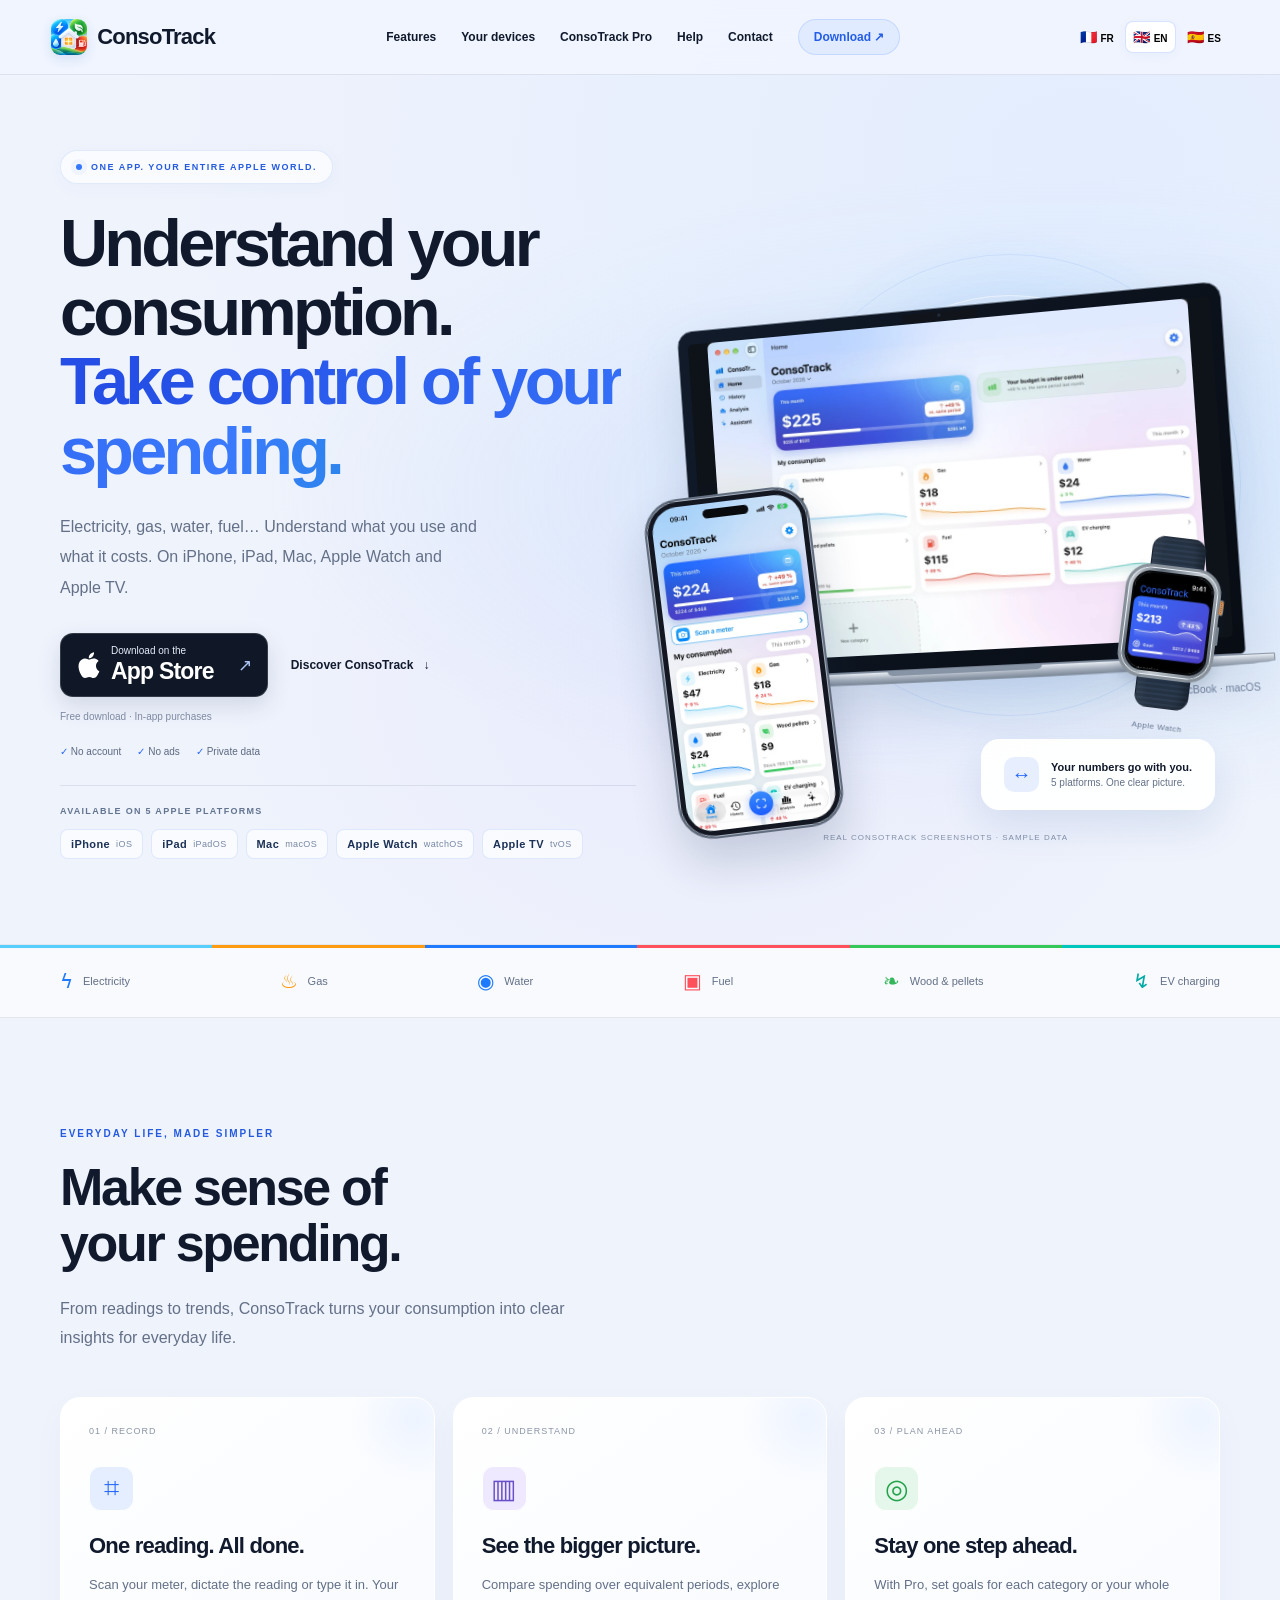
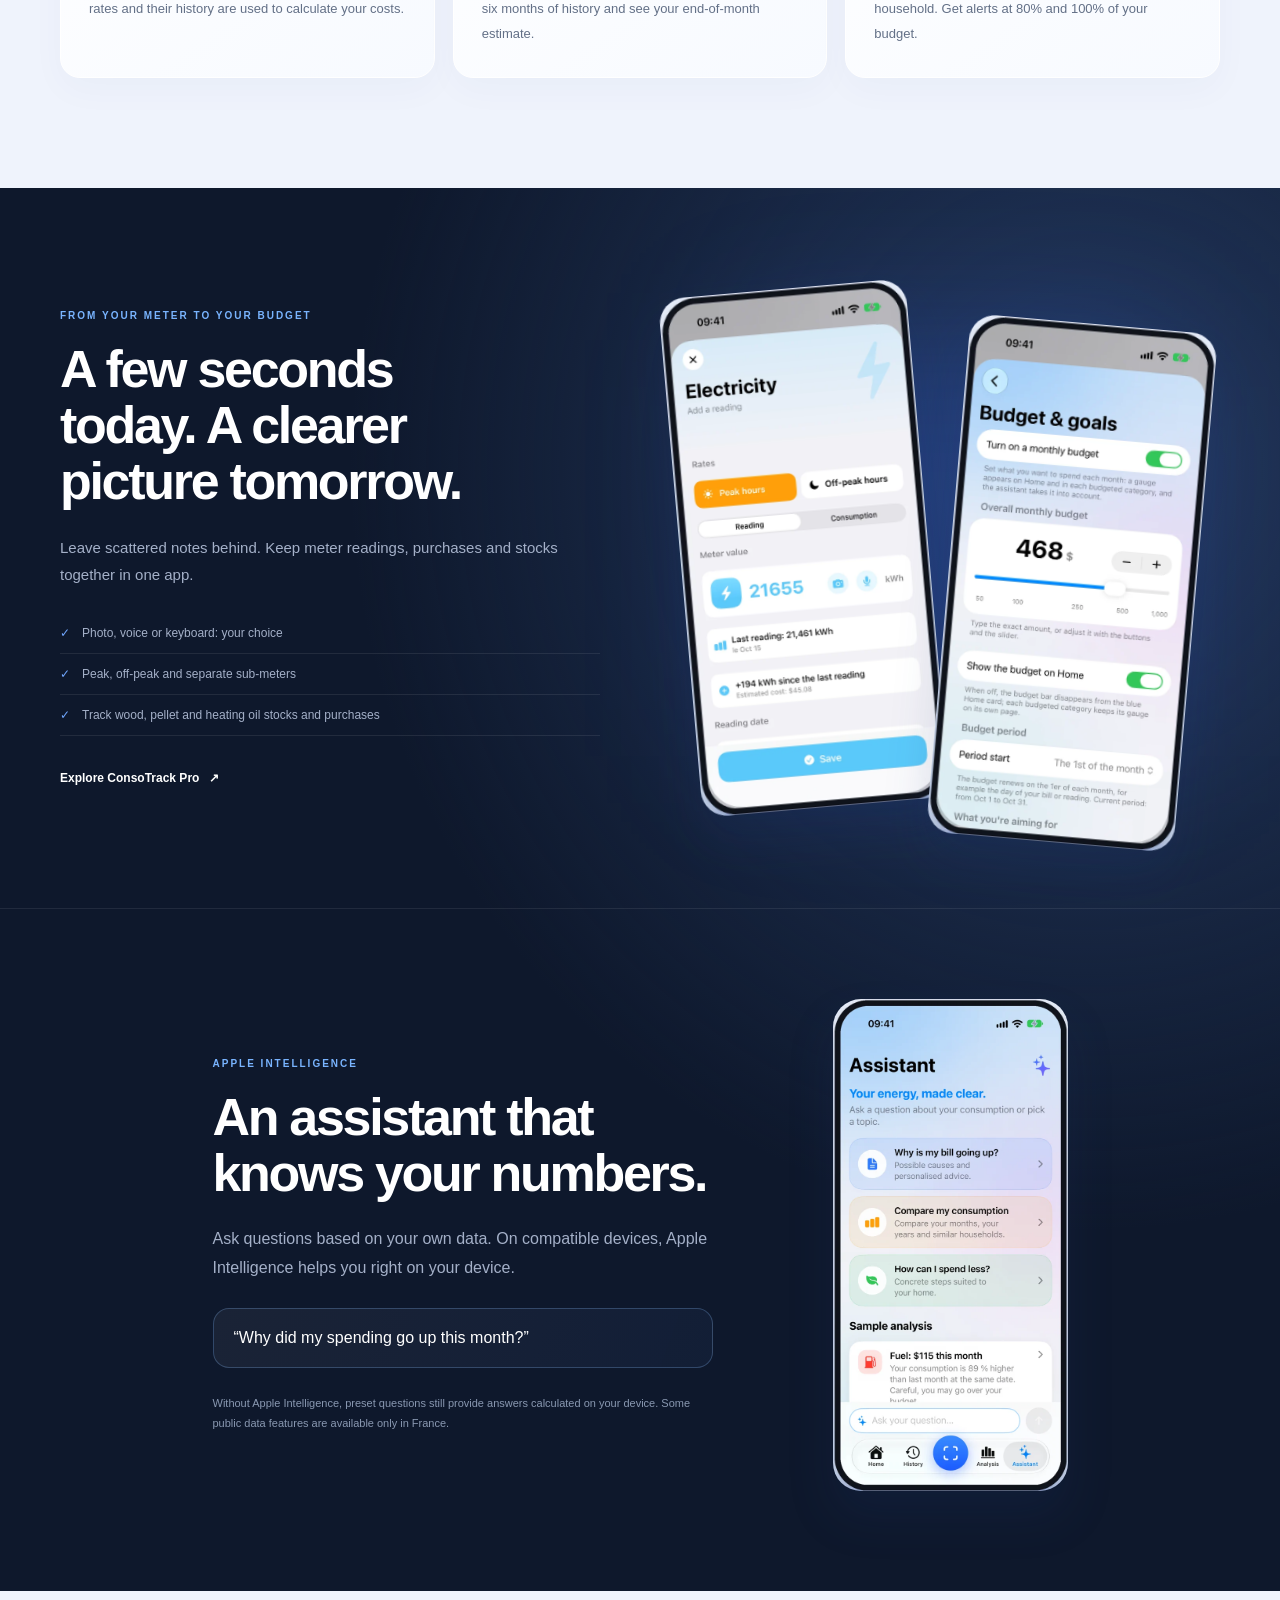
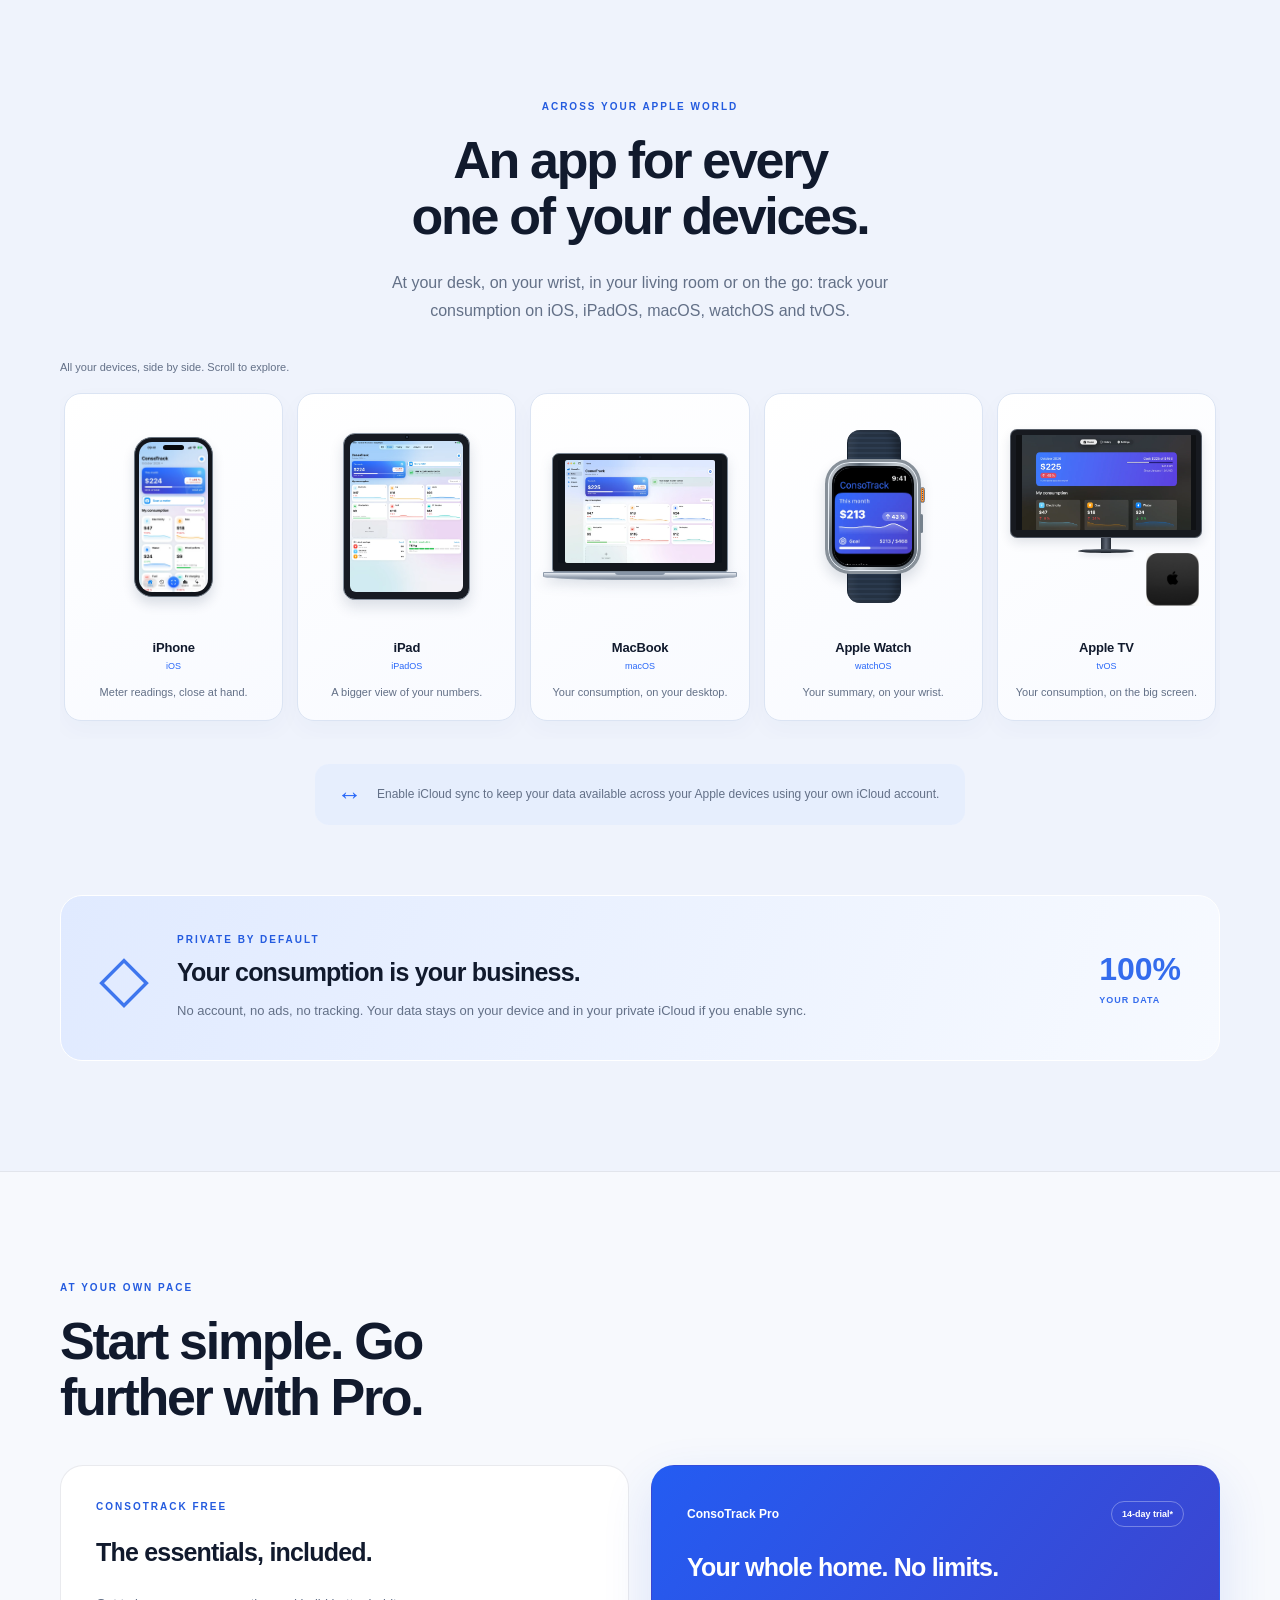
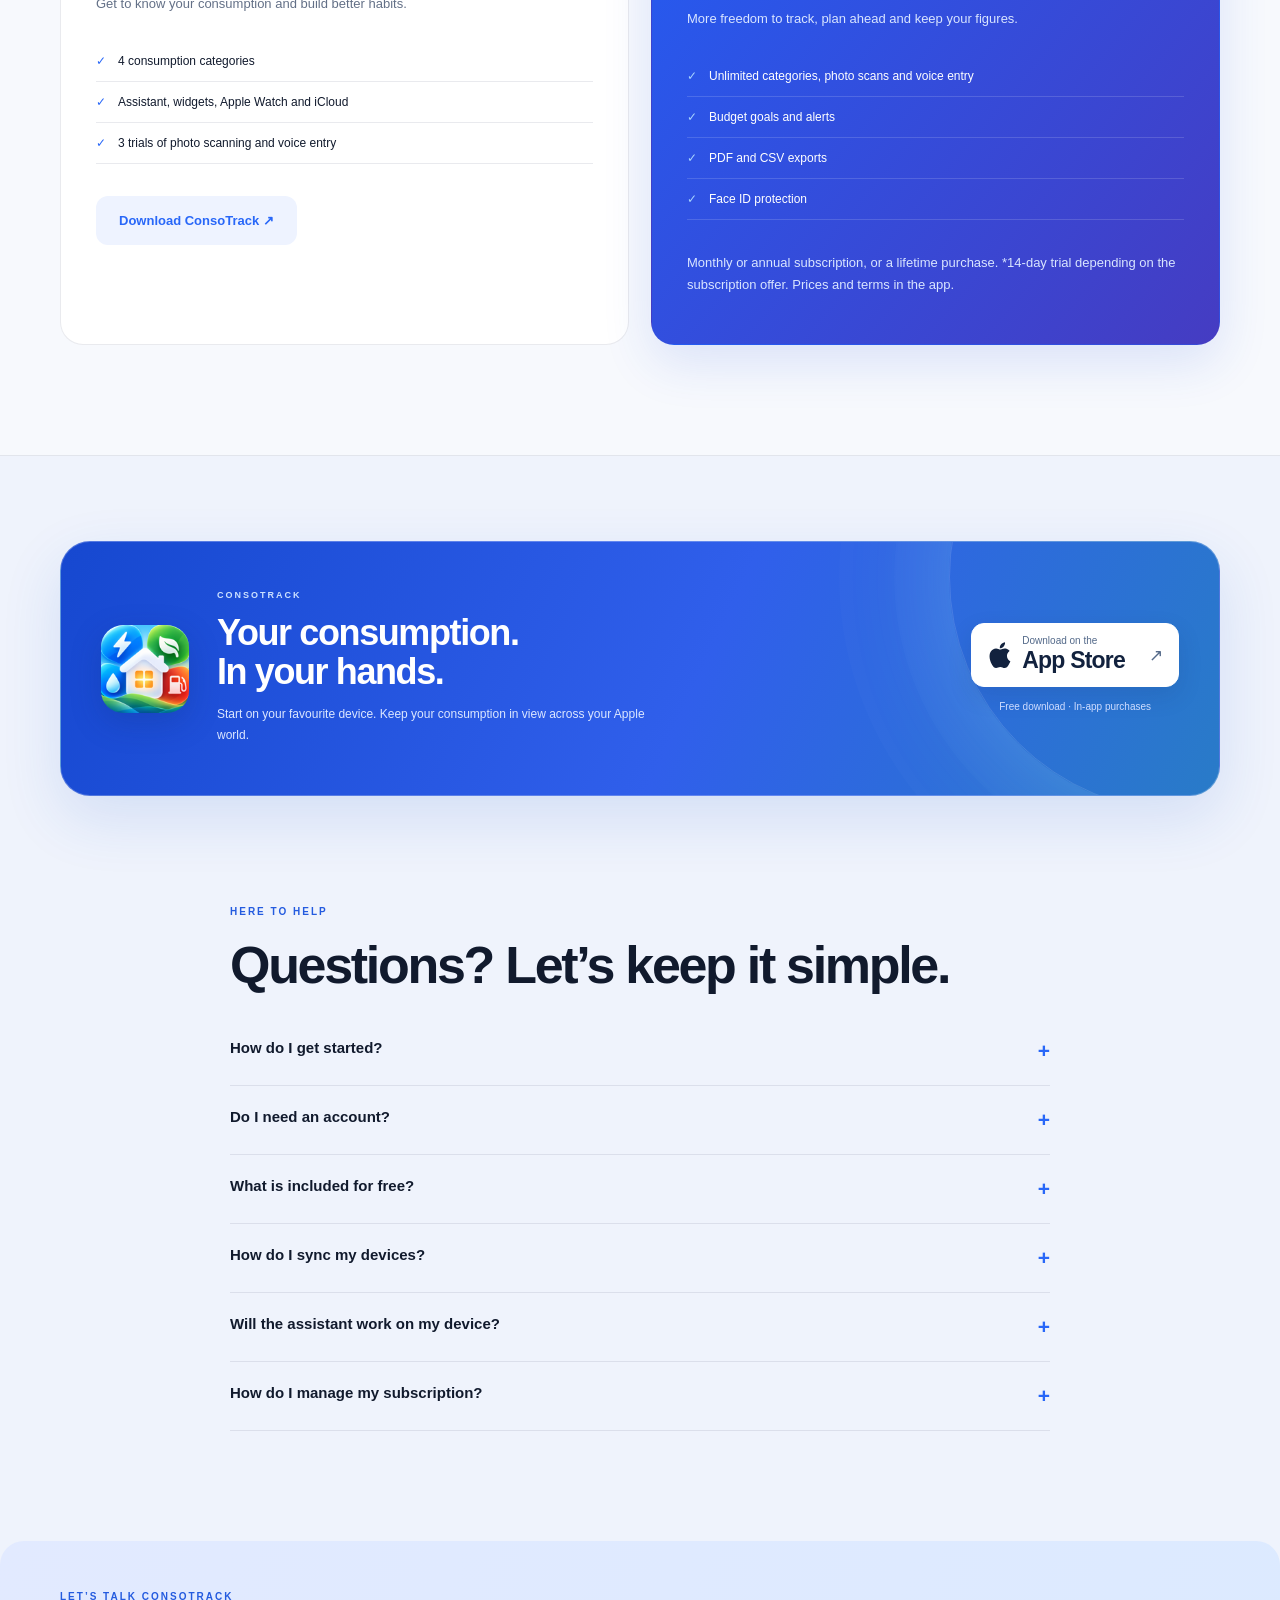
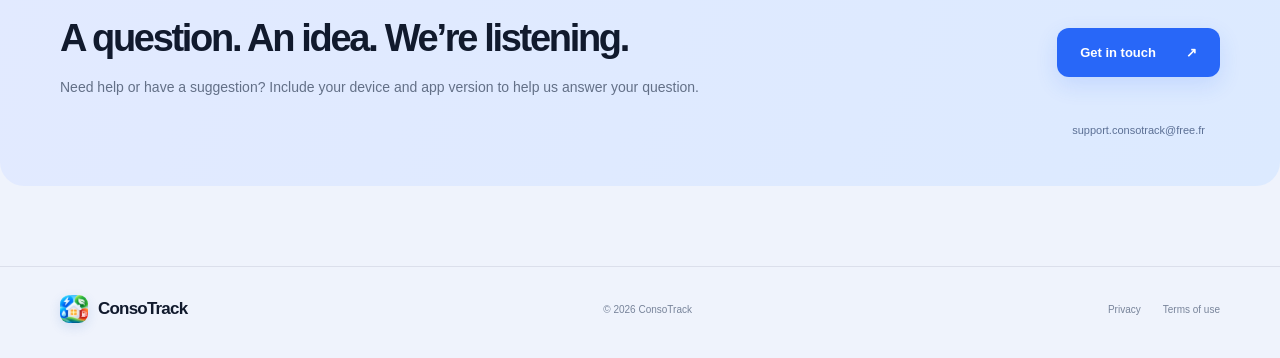
<file: index.html>
<!doctype html><html lang="fr"><head>
<meta name="robots" content="noindex, nofollow, noarchive"><meta charset="utf-8"><meta name="viewport" content="width=device-width,initial-scale=1"><title>ConsoTrack — Comprenez votre consommation. Maîtrisez vos dépenses.</title><meta name="description" content="Suivez votre énergie, votre eau et vos dépenses avec ConsoTrack. Sans compte, sans publicité. Sur iPhone, iPad, Mac, Apple Watch et Apple TV."><meta name="theme-color" content="#eff3fc"><link rel="icon" href="assets/icon.png"><link rel="stylesheet" href="landing.css?v=appstore-wow-20261019"><script src="app.js?v=appstore-wow-20261019" defer></script><meta name="apple-itunes-app" content="app-id=6823652933"><meta property="og:title" content="ConsoTrack : Suivi énergie"><meta property="og:description" content="Comprenez votre consommation. Maîtrisez vos dépenses. Sur tous vos appareils Apple."></head><body>
<header><a class="brand" href="#home"><img src="assets/icon.png" alt="" width="36" height="36">ConsoTrack</a><button class="menu" aria-expanded="false" aria-controls="nav">☰</button><nav id="nav"><a href="#features" data-t="nav1"></a><a href="#devices" data-t="nav2"></a><a href="#pro">ConsoTrack Pro</a><a href="#help" data-t="nav3"></a><a href="#contact" data-t="nav4"></a><a class="nav-download" href="https://apps.apple.com/fr/app/consotrack-suivi-%C3%A9nergie/id6823652933" data-t="download"></a></nav><div class="languages" aria-label="Language"><button data-lang="fr" aria-label="Français">🇫🇷 <span>FR</span></button><button data-lang="en" aria-label="English">🇬🇧 <span>EN</span></button><button data-lang="es" aria-label="Español">🇪🇸 <span>ES</span></button></div></header>
<main><section id="home" class="hero wrap"><div class="hero-copy"><div class="eyebrow"><i></i><span data-t="eyebrow"></span></div><h1><span data-t="title1"></span><br><em data-t="title2"></em></h1><p class="lead" data-t="intro"></p><div class="actions"><a class="store-badge" href="https://apps.apple.com/fr/app/consotrack-suivi-%C3%A9nergie/id6823652933"><svg viewBox="0 0 24 28" width="25" height="30" aria-hidden="true"><path fill="currentColor" d="M19.2 14.8c0-3.1 2.5-4.6 2.6-4.7-1.5-2.1-3.7-2.4-4.5-2.4-1.9-.2-3.7 1.1-4.6 1.1-.9 0-2.4-1.1-4-1.1-2.1 0-4.1 1.3-5.2 3.2-2.2 3.8-.6 9.5 1.5 12.6 1 1.5 2.2 3.1 3.8 3 1.5-.1 2.1-1 4-1s2.4 1 4.1 1c1.7 0 2.8-1.5 3.8-3 1.2-1.7 1.7-3.4 1.7-3.5-.1 0-3.2-1.2-3.2-5.2ZM16 5.8c.9-1.1 1.5-2.6 1.3-4.1-1.3.1-2.8.9-3.7 2-.8.9-1.5 2.4-1.3 3.8 1.4.1 2.8-.7 3.7-1.7Z"/></svg><span><small data-t="storeLabel"></small><strong>App Store</strong></span><span class="store-arrow" aria-hidden="true">↗</span></a><a class="text-link" href="#features"><span data-t="discover"></span> <span>↓</span></a></div><p class="store-note" data-t="storeNote"></p><div class="promise"><span>✓ <b data-t="noaccount"></b></span><span>✓ <b data-t="noads"></b></span><span>✓ <b data-t="private"></b></span></div><div class="platforms"><span class="platforms-label" data-t="availableOn"></span><div class="platform-chips"><a href="#devices">iPhone <small>iOS</small></a><a href="#devices">iPad <small>iPadOS</small></a><a href="#devices">Mac <small>macOS</small></a><a href="#devices">Apple Watch <small>watchOS</small></a><a href="#devices">Apple TV <small>tvOS</small></a></div></div></div><div class="hero-art ecosystem-art"><div class="orb"></div><figure class="hero-mac"><div class="macbook-mockup hero-macbook"><div class="macbook-lid"><span class="macbook-camera" aria-hidden="true"></span><div class="macbook-screen"><img data-platform="raw-mac" data-alt="screenMac" width="1100" height="746"></div></div><div class="macbook-base" aria-hidden="true"></div></div><figcaption>MacBook · macOS</figcaption></figure><div class="phone front hero-iphone iphone-mockup"><div class="iphone-screen"><img data-platform="raw-iphone" data-alt="screenHome" width="600" height="1305"></div><span class="iphone-island" aria-hidden="true"></span></div><figure class="hero-watch"><div class="watch-mockup"><div class="watch-case"><span class="watch-crown" aria-hidden="true"></span><div class="watch-screen"><img data-platform="watch" data-alt="screenWatch"></div></div></div><figcaption>Apple Watch</figcaption></figure><div class="floating"><span class="float-icon">↔</span><div><strong data-t="floatTitle"></strong><small data-t="floatText"></small></div></div><span class="art-caption" data-t="realScreens"></span></div></section>
<div class="spectrum"><div class="wrap energy"><span>ϟ <b data-t="electricity"></b></span><span>♨ <b data-t="gas"></b></span><span>◉ <b data-t="water"></b></span><span>▣ <b data-t="fuel"></b></span><span>❧ <b data-t="wood"></b></span><span>↯ <b data-t="charge"></b></span></div></div>
<section class="wrap section" id="features"><div class="section-head reveal"><span class="eyebrow" data-t="featuresLabel"></span><h2 data-t="featuresTitle"></h2><p data-t="featuresIntro"></p></div><div class="feature-grid"><article class="feature reveal"><div class="number">01 / <span data-t="record"></span></div><div class="feature-icon blue">⌗</div><h3 data-t="f1"></h3><p data-t="f1p"></p></article><article class="feature reveal"><div class="number">02 / <span data-t="understand"></span></div><div class="feature-icon purple">▥</div><h3 data-t="f2"></h3><p data-t="f2p"></p></article><article class="feature reveal"><div class="number">03 / <span data-t="anticipate"></span></div><div class="feature-icon green">◎</div><h3 data-t="f3"></h3><p data-t="f3p"></p></article></div></section>
<section class="night" id="screens"><div class="wrap story"><div class="story-copy reveal"><span class="eyebrow" data-t="storyLabel"></span><h2 data-t="storyTitle"></h2><p data-t="storyText"></p><ul><li data-t="story1"></li><li data-t="story2"></li><li data-t="story3"></li></ul><a class="text-link" href="#pro"><span data-t="proSee"></span> ↗</a></div><div class="screen-pair reveal"><img class="phone" data-shot="03-releve" data-alt="screenReading" loading="lazy" width="600" height="1257"><img class="phone" data-shot="09-objectifs" data-alt="screenGoals" loading="lazy" width="600" height="1257"></div></div><div class="wrap assistant"><div class="assistant-copy reveal"><span class="eyebrow">Apple Intelligence</span><h2 data-t="aiTitle"></h2><p data-t="aiText"></p><div class="question" data-t="aiQuestion"></div><span class="small" data-t="aiNote"></span></div><img class="phone reveal" data-shot="05-assistant" data-alt="screenAI" loading="lazy" width="600" height="1257"></div></section>
<section class="wrap section" id="devices"><div class="section-head center reveal"><span class="eyebrow" data-t="devicesLabel"></span><h2 data-t="devicesTitle"></h2><p data-t="devicesText"></p></div><div class="carousel-controls"><span data-t="carouselHint"></span><div><button type="button" data-scroll="-1" data-t="previous"></button><button type="button" data-scroll="1" data-t="next"></button></div></div><div class="device-tabs capture-rail detail-rail" id="platform-carousel" tabindex="0" role="region" aria-label="Appareils"><figure class="capture-card reveal"><div class="capture-image"><div class="iphone-mockup"><div class="iphone-screen"><img data-platform="raw-iphone" data-alt="screenHome"></div><span class="iphone-island" aria-hidden="true"></span></div></div><figcaption><strong>iPhone</strong><small>iOS</small><span class="platform-description" data-t="iphoneShort"></span></figcaption></figure><figure class="capture-card reveal"><div class="capture-image"><div class="ipad-mockup"><span class="ipad-camera" aria-hidden="true"></span><div class="ipad-screen"><img data-platform="raw-ipad" data-alt="screenIpad"></div></div></div><figcaption><strong>iPad</strong><small>iPadOS</small><span class="platform-description" data-t="ipadShort"></span></figcaption></figure><figure class="capture-card reveal"><div class="capture-image"><div class="macbook-mockup"><div class="macbook-lid"><span class="macbook-camera" aria-hidden="true"></span><div class="macbook-screen"><img data-platform="raw-mac" data-alt="screenMac"></div></div><div class="macbook-base" aria-hidden="true"></div></div></div><figcaption><strong>MacBook</strong><small>macOS</small><span class="platform-description" data-t="macShort"></span></figcaption></figure><figure class="capture-card reveal"><div class="capture-image"><div class="watch-mockup"><div class="watch-case"><span class="watch-crown" aria-hidden="true"></span><div class="watch-screen"><img data-platform="watch" data-alt="screenWatch"></div></div></div></div><figcaption><strong>Apple Watch</strong><small>watchOS</small><span class="platform-description" data-t="watchShort"></span></figcaption></figure><figure class="capture-card reveal"><div class="capture-image"><div class="tv-mockup"><div class="tv-case"><img data-platform="appletv" data-alt="screenAppletv"></div><span class="tv-stand" aria-hidden="true"></span><span class="apple-tv-product"><img src="assets/apple-tv-box.jpg" alt="Apple TV 4K" width="478" height="784" loading="lazy"></span></div></div><figcaption><strong>Apple TV</strong><small>tvOS</small><span class="platform-description" data-t="appletvShort"></span></figcaption></figure></div><div class="sync-note"><span aria-hidden="true">↔</span><p data-t="syncText"></p></div><div class="privacy reveal"><div class="shield">◇</div><div><span class="eyebrow" data-t="privacyLabel"></span><h3 data-t="privacyTitle"></h3><p data-t="privacyText"></p></div><span class="privacy-mark">100%<small data-t="yourData"></small></span></div></section>
<section class="section pro-section" id="pro"><div class="wrap"><div class="section-head reveal"><span class="eyebrow" data-t="proLabel"></span><h2 data-t="proTitle"></h2></div><div class="plans"><article class="plan"><span class="eyebrow" data-t="free"></span><h3 data-t="freeTitle"></h3><p data-t="freeText"></p><ul><li data-t="free1"></li><li data-t="free2"></li><li data-t="free3"></li></ul><a class="button secondary" href="https://apps.apple.com/fr/app/consotrack-suivi-%C3%A9nergie/id6823652933" data-t="getApp"></a></article><article class="plan premium"><div class="plan-top"><span>ConsoTrack Pro</span><span class="trial" data-t="trial"></span></div><h3 data-t="proCardTitle"></h3><p data-t="proCardText"></p><ul><li data-t="pro1"></li><li data-t="pro2"></li><li data-t="pro3"></li><li data-t="pro4"></li></ul><p class="small" data-t="proPrice"></p></article></div></div></section>
<section class="wrap download-section" id="download"><div class="download-banner reveal"><div class="download-orbit" aria-hidden="true"></div><img class="download-icon" src="assets/icon.png" alt="" width="88" height="88"><div class="download-copy"><span class="eyebrow" data-t="downloadEyebrow"></span><h2 data-t="downloadTitle"></h2><p data-t="downloadText"></p></div><div class="download-actions"><a class="store-badge" href="https://apps.apple.com/fr/app/consotrack-suivi-%C3%A9nergie/id6823652933"><svg viewBox="0 0 24 28" width="25" height="30" aria-hidden="true"><path fill="currentColor" d="M19.2 14.8c0-3.1 2.5-4.6 2.6-4.7-1.5-2.1-3.7-2.4-4.5-2.4-1.9-.2-3.7 1.1-4.6 1.1-.9 0-2.4-1.1-4-1.1-2.1 0-4.1 1.3-5.2 3.2-2.2 3.8-.6 9.5 1.5 12.6 1 1.5 2.2 3.1 3.8 3 1.5-.1 2.1-1 4-1s2.4 1 4.1 1c1.7 0 2.8-1.5 3.8-3 1.2-1.7 1.7-3.4 1.7-3.5-.1 0-3.2-1.2-3.2-5.2ZM16 5.8c.9-1.1 1.5-2.6 1.3-4.1-1.3.1-2.8.9-3.7 2-.8.9-1.5 2.4-1.3 3.8 1.4.1 2.8-.7 3.7-1.7Z"/></svg><span><small data-t="storeLabel"></small><strong>App Store</strong></span><span class="store-arrow" aria-hidden="true">↗</span></a><p class="store-note" data-t="storeNote"></p></div></div></section><section class="wrap section faq" id="help"><span class="eyebrow" data-t="helpLabel"></span><h2 data-t="helpTitle"></h2><div id="questions"></div></section>
<section class="wrap contact" id="contact"><div><span class="eyebrow" data-t="contactLabel"></span><h2 data-t="contactTitle"></h2><p data-t="contactText"></p></div><a class="button" href="mailto:support.consotrack@free.fr"><span data-t="contactButton"></span> ↗</a><a class="mail" href="mailto:support.consotrack@free.fr">support.consotrack@free.fr</a></section></main>
<footer class="wrap"><a class="brand" href="#home"><img src="assets/icon.png" alt="" width="28" height="28">ConsoTrack</a><span>© 2026 ConsoTrack</span><div><a href="confidentialite.html" data-t="privacyLink"></a><a href="conditions.html" data-t="termsLink"></a></div></footer></body></html>
</file>
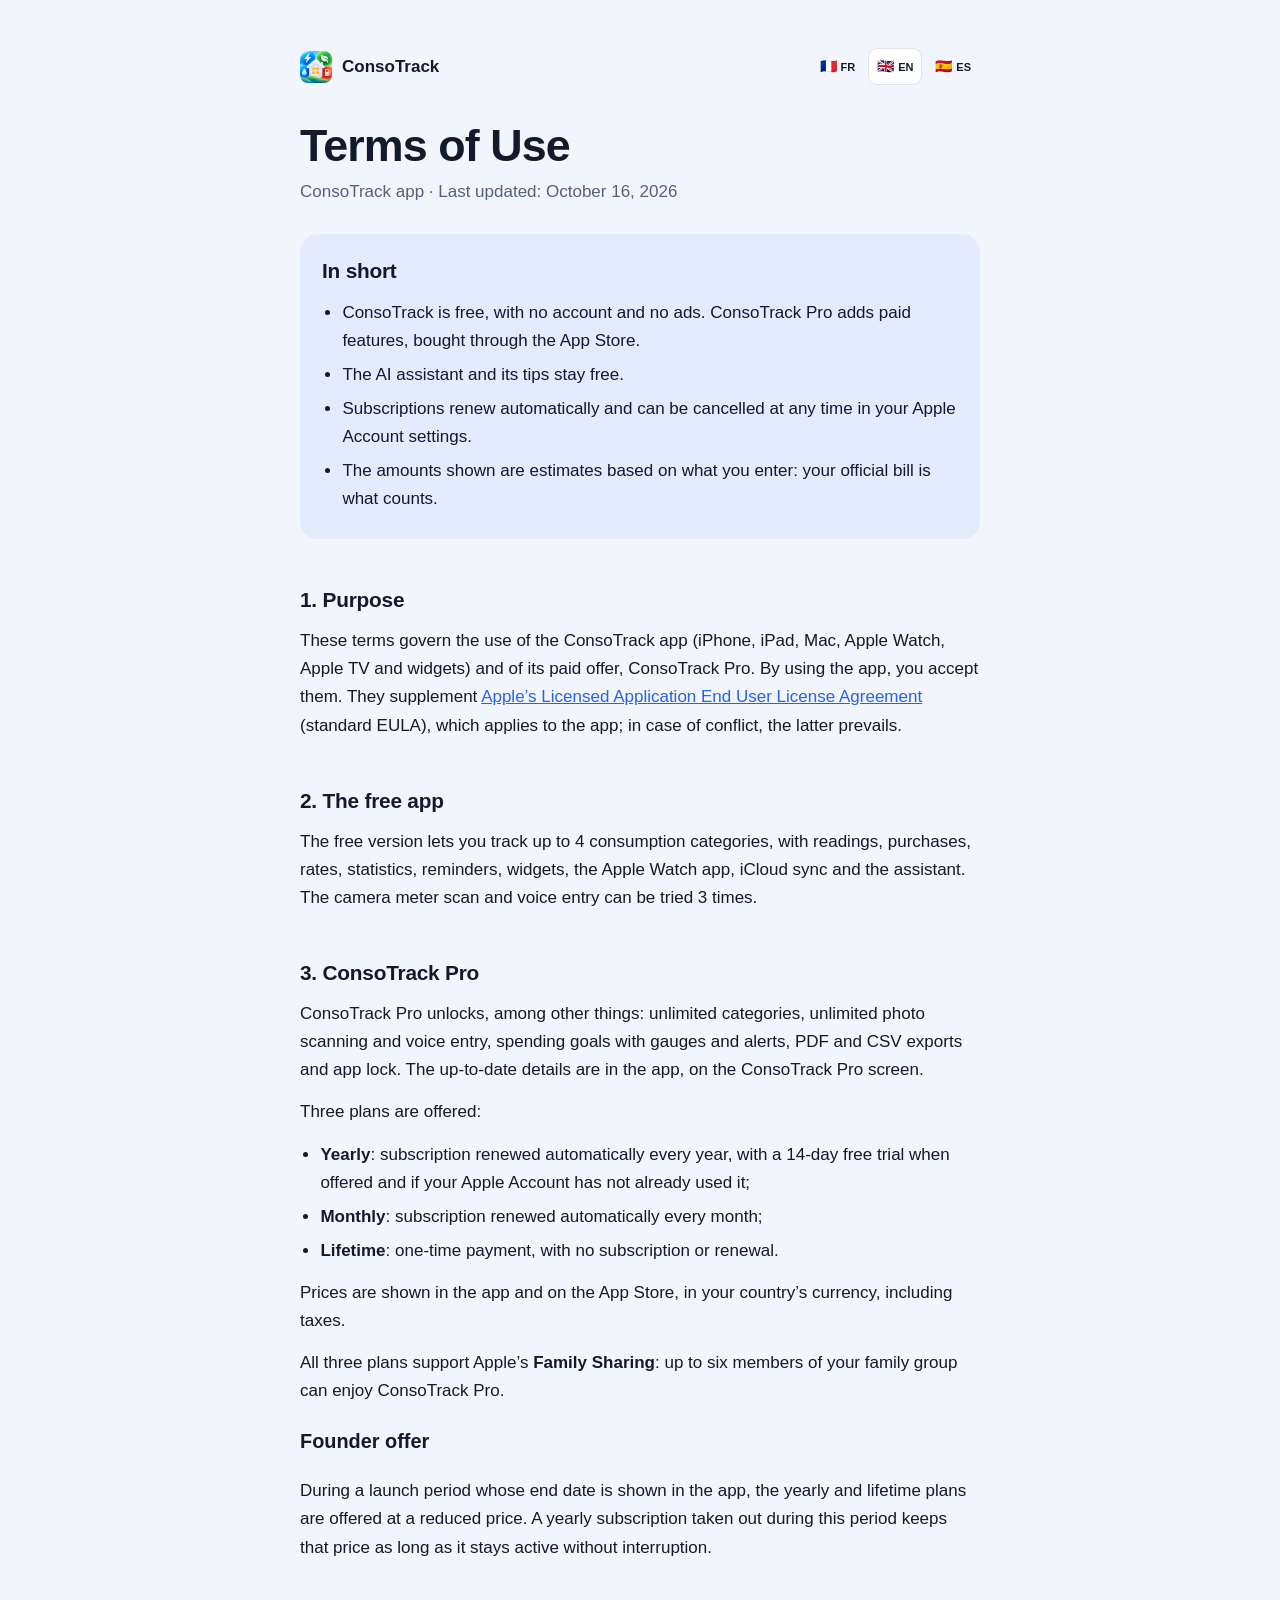
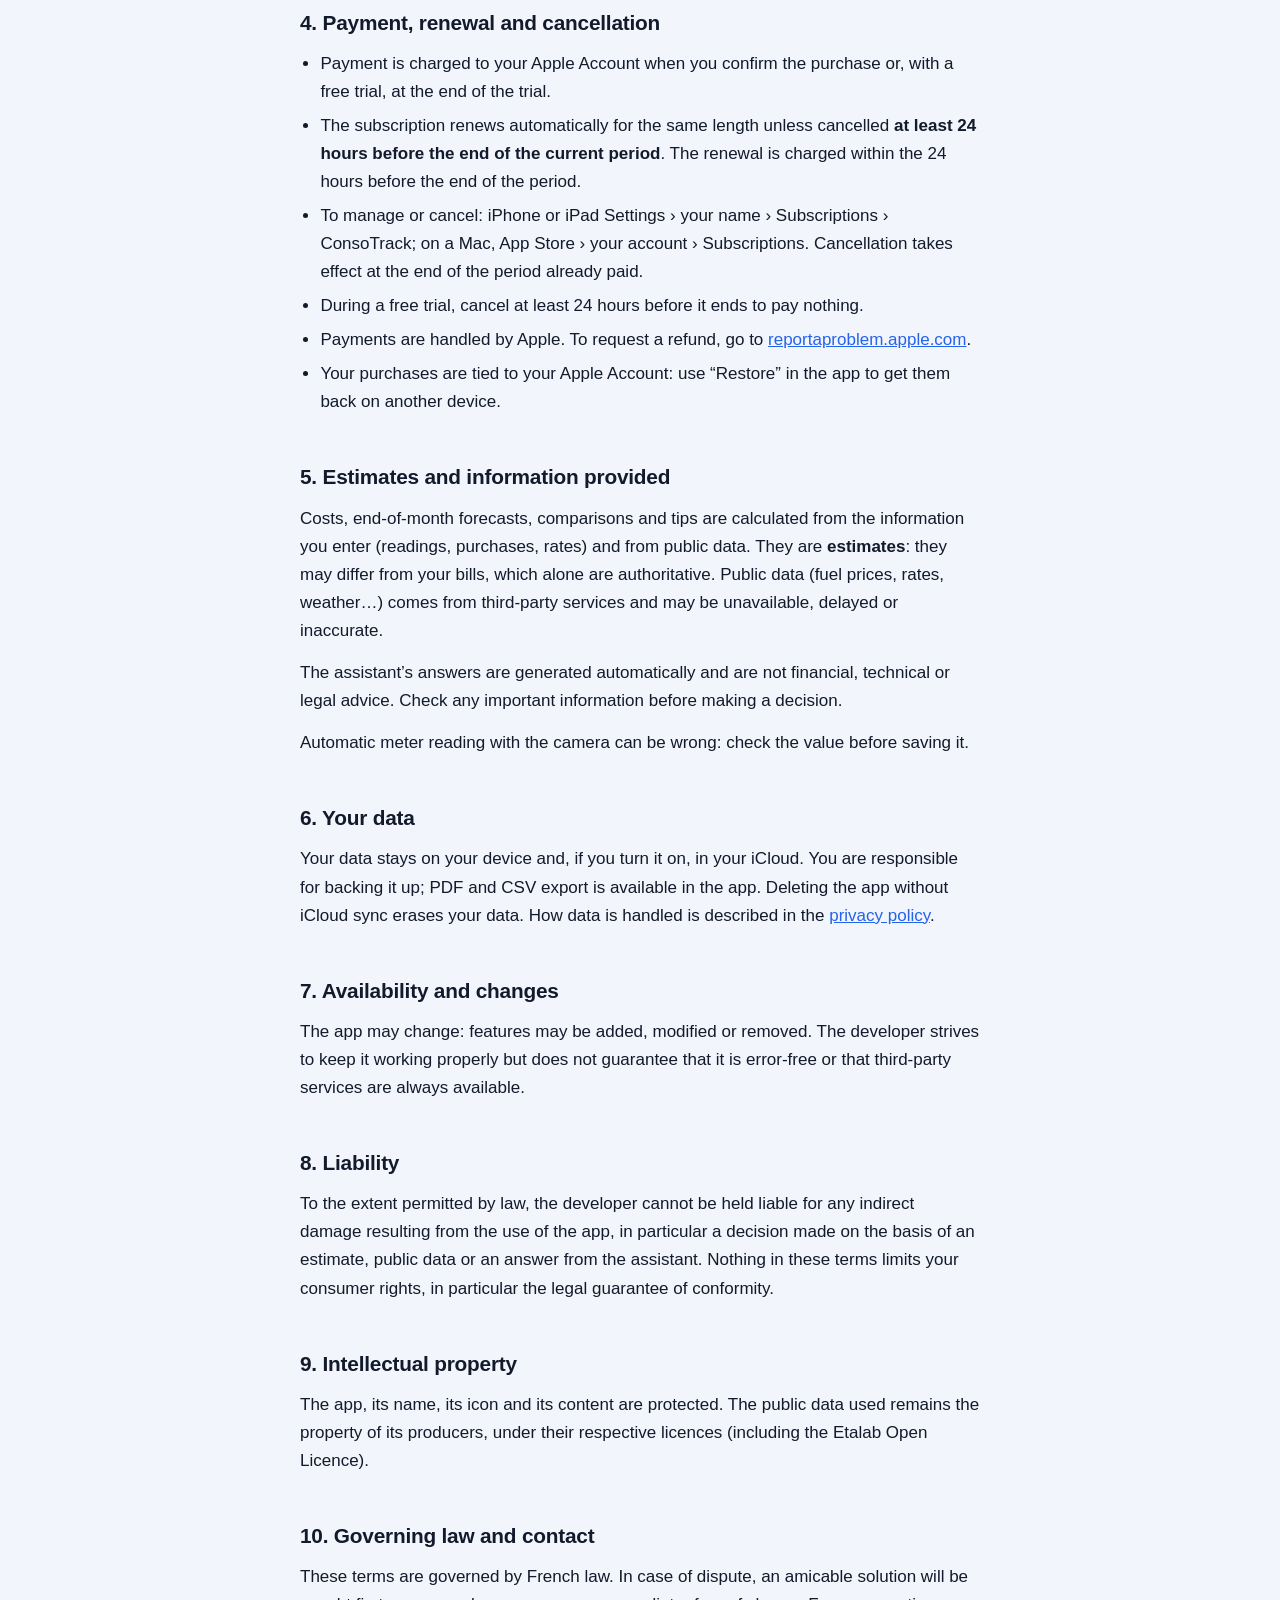
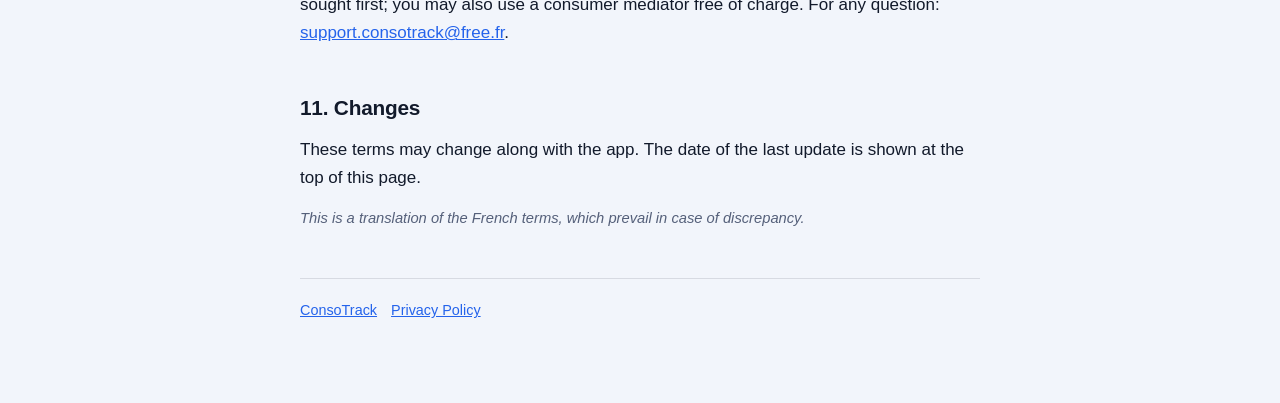
<file: conditions.html>
<!doctype html>
<html lang="fr">
<head>
<meta charset="utf-8">
<meta name="viewport" content="width=device-width, initial-scale=1">
<title>Conditions d’utilisation – ConsoTrack</title>
<meta name="description" content="Conditions d’utilisation de ConsoTrack · ConsoTrack Terms of Use · Condiciones de uso de ConsoTrack.">
<meta name="robots" content="noindex, nofollow, nosnippet, noarchive">
<link rel="icon" href="assets/icon.png">
<link rel="stylesheet" href="style.css">
</head>
<body>
<main>
  <div class="topbar">
    <a class="brand" href="index.html" data-keep-lang><img src="assets/icon.png" alt="" width="32" height="32">ConsoTrack</a>
    <div class="languages" aria-label="Language">
      <button data-lang-button="fr" aria-label="Français">🇫🇷 <span>FR</span></button>
      <button data-lang-button="en" aria-label="English">🇬🇧 <span>EN</span></button>
      <button data-lang-button="es" aria-label="Español">🇪🇸 <span>ES</span></button>
    </div>
  </div>

  <!-- ===================== FRANÇAIS ===================== -->
  <article class="doc" lang="fr" data-title="Conditions d’utilisation – ConsoTrack">
  <h1>Conditions d’utilisation</h1>
  <p class="meta">Application ConsoTrack · Dernière mise à jour : 16 octobre 2026</p>

  <section class="summary">
    <h2>En bref</h2>
    <ul>
      <li>ConsoTrack est gratuite, sans compte ni publicité. ConsoTrack Pro ajoute des fonctions payantes, achetées via l’App Store.</li>
      <li>L’assistant IA et ses conseils restent gratuits.</li>
      <li>Les abonnements se renouvellent automatiquement et se résilient à tout moment dans les réglages de votre compte Apple.</li>
      <li>Les montants affichés sont des estimations calculées à partir de vos saisies : votre facture officielle fait foi.</li>
    </ul>
  </section>

  <h2>1. Objet</h2>
  <p>Ces conditions encadrent l’utilisation de l’application ConsoTrack (iPhone, iPad, Mac, Apple Watch, Apple TV et widgets) et de son offre payante ConsoTrack Pro. En utilisant l’application, vous les acceptez. Elles complètent le <a href="https://www.apple.com/legal/internet-services/itunes/dev/stdeula/">contrat de licence de l’utilisateur final d’Apple</a> (EULA standard), qui s’applique à l’application ; en cas de contradiction, ce dernier prévaut.</p>

  <h2>2. L’application gratuite</h2>
  <p>La version gratuite permet de suivre jusqu’à 4 catégories de consommation, avec relevés, achats, tarifs, statistiques, rappels, widgets, app Apple Watch, synchronisation iCloud et assistant. Le scan du compteur par la caméra et la saisie à la voix peuvent être essayés 3 fois.</p>

  <h2>3. ConsoTrack Pro</h2>
  <p>ConsoTrack Pro débloque notamment : les catégories illimitées, le scan photo et la saisie à la voix sans limite, les objectifs de dépense avec jauges et alertes, les exports PDF et CSV et le verrouillage de l’application. Le détail à jour figure dans l’application, sur l’écran ConsoTrack Pro.</p>
  <p>Trois formules sont proposées :</p>
  <ul>
    <li><strong>Annuelle</strong> : abonnement renouvelé automatiquement chaque année, avec un essai gratuit de 14 jours lorsqu’il est proposé et que votre compte Apple n’en a pas déjà bénéficié ;</li>
    <li><strong>Mensuelle</strong> : abonnement renouvelé automatiquement chaque mois ;</li>
    <li><strong>À vie</strong> : paiement unique, sans abonnement ni renouvellement.</li>
  </ul>
  <p>Les prix sont indiqués dans l’application et sur l’App Store, dans la devise de votre pays, toutes taxes comprises.</p>
  <p>Les trois formules sont compatibles avec le <strong>partage familial</strong> d’Apple : jusqu’à six membres de votre groupe familial peuvent profiter de ConsoTrack Pro.</p>

  <h3>Offre fondateur</h3>
  <p>Pendant une période de lancement dont la date de fin est affichée dans l’application, les formules annuelle et à vie sont proposées à un prix réduit. Un abonnement annuel souscrit pendant cette période conserve ce prix tant qu’il reste actif, sans interruption.</p>

  <h2>4. Paiement, renouvellement et résiliation</h2>
  <ul>
    <li>Le paiement est débité sur votre compte Apple à la confirmation de l’achat ou, en cas d’essai gratuit, à la fin de l’essai.</li>
    <li>L’abonnement est renouvelé automatiquement pour la même durée, sauf résiliation <strong>au moins 24 heures avant la fin de la période en cours</strong>. Le renouvellement est débité dans les 24 heures précédant la fin de la période.</li>
    <li>Pour gérer ou résilier : Réglages de l’iPhone ou de l’iPad › votre nom › Abonnements › ConsoTrack ; sur Mac, App Store › votre compte › Abonnements. La résiliation prend effet à la fin de la période déjà payée.</li>
    <li>Pendant un essai gratuit, résiliez au moins 24 heures avant sa fin pour ne rien payer.</li>
    <li>Les paiements sont traités par Apple. Pour un remboursement, faites la demande sur <a href="https://reportaproblem.apple.com">reportaproblem.apple.com</a>.</li>
    <li>Vos achats sont liés à votre compte Apple : utilisez « Restaurer » dans l’application pour les retrouver sur un autre appareil.</li>
  </ul>

  <h2>5. Estimations et informations fournies</h2>
  <p>Les coûts, prévisions de fin de mois, comparaisons et conseils sont calculés à partir des informations que vous saisissez (index, achats, tarifs) et de données publiques. Ce sont des <strong>estimations</strong> : elles peuvent différer de vos factures, qui seules font foi. Les données publiques (prix des carburants, tarifs, couleur Tempo, météo…) proviennent de services tiers et peuvent être indisponibles, retardées ou inexactes.</p>
  <p>Les réponses de l’assistant sont générées automatiquement et ne constituent ni un conseil financier, ni un conseil technique ou juridique. Vérifiez toute information importante avant de prendre une décision.</p>
  <p>La lecture automatique d’un compteur par la caméra peut se tromper : vérifiez la valeur avant de l’enregistrer.</p>

  <h2>6. Vos données</h2>
  <p>Vos données restent sur votre appareil et, si vous l’activez, dans votre iCloud. Vous êtes responsable de leur sauvegarde ; l’export PDF et CSV est disponible dans l’application. Supprimer l’application sans synchronisation iCloud efface vos données. Le traitement des données est décrit dans la <a href="confidentialite.html" data-keep-lang>politique de confidentialité</a>.</p>

  <h2>7. Disponibilité et évolutions</h2>
  <p>L’application peut évoluer : des fonctions peuvent être ajoutées, modifiées ou retirées. L’éditeur s’efforce d’assurer son bon fonctionnement mais ne garantit pas l’absence d’erreurs ni une disponibilité permanente des services tiers.</p>

  <h2>8. Responsabilité</h2>
  <p>Dans les limites permises par la loi, l’éditeur ne saurait être tenu responsable d’un dommage indirect résultant de l’utilisation de l’application, notamment d’une décision prise sur la base d’une estimation, d’une donnée publique ou d’une réponse de l’assistant. Rien dans ces conditions ne limite vos droits de consommateur, notamment la garantie légale de conformité.</p>

  <h2>9. Propriété intellectuelle</h2>
  <p>L’application, son nom, son icône et ses contenus sont protégés. Les données publiques utilisées restent la propriété de leurs producteurs, sous leurs licences respectives (notamment la Licence Ouverte d’Etalab).</p>

  <h2>10. Droit applicable et contact</h2>
  <p>Ces conditions sont régies par le droit français. En cas de litige, une solution amiable sera recherchée en priorité ; vous pouvez aussi recourir gratuitement à un médiateur de la consommation. Pour toute question : <a href="mailto:support.consotrack@free.fr">support.consotrack@free.fr</a>.</p>

  <h2>11. Modifications</h2>
  <p>Ces conditions peuvent évoluer avec l’application. La date de dernière mise à jour figure en haut de cette page.</p>

  <footer><a href="index.html" data-keep-lang>ConsoTrack</a><a href="confidentialite.html" data-keep-lang>Politique de confidentialité</a></footer>
  </article>

  <!-- ===================== ENGLISH ===================== -->
  <article class="doc" lang="en" data-title="Terms of Use – ConsoTrack">
  <h1>Terms of Use</h1>
  <p class="meta">ConsoTrack app · Last updated: October 16, 2026</p>

  <section class="summary">
    <h2>In short</h2>
    <ul>
      <li>ConsoTrack is free, with no account and no ads. ConsoTrack Pro adds paid features, bought through the App Store.</li>
      <li>The AI assistant and its tips stay free.</li>
      <li>Subscriptions renew automatically and can be cancelled at any time in your Apple Account settings.</li>
      <li>The amounts shown are estimates based on what you enter: your official bill is what counts.</li>
    </ul>
  </section>

  <h2>1. Purpose</h2>
  <p>These terms govern the use of the ConsoTrack app (iPhone, iPad, Mac, Apple Watch, Apple TV and widgets) and of its paid offer, ConsoTrack Pro. By using the app, you accept them. They supplement <a href="https://www.apple.com/legal/internet-services/itunes/dev/stdeula/">Apple’s Licensed Application End User License Agreement</a> (standard EULA), which applies to the app; in case of conflict, the latter prevails.</p>

  <h2>2. The free app</h2>
  <p>The free version lets you track up to 4 consumption categories, with readings, purchases, rates, statistics, reminders, widgets, the Apple Watch app, iCloud sync and the assistant. The camera meter scan and voice entry can be tried 3 times.</p>

  <h2>3. ConsoTrack Pro</h2>
  <p>ConsoTrack Pro unlocks, among other things: unlimited categories, unlimited photo scanning and voice entry, spending goals with gauges and alerts, PDF and CSV exports and app lock. The up-to-date details are in the app, on the ConsoTrack Pro screen.</p>
  <p>Three plans are offered:</p>
  <ul>
    <li><strong>Yearly</strong>: subscription renewed automatically every year, with a 14-day free trial when offered and if your Apple Account has not already used it;</li>
    <li><strong>Monthly</strong>: subscription renewed automatically every month;</li>
    <li><strong>Lifetime</strong>: one-time payment, with no subscription or renewal.</li>
  </ul>
  <p>Prices are shown in the app and on the App Store, in your country’s currency, including taxes.</p>
  <p>All three plans support Apple’s <strong>Family Sharing</strong>: up to six members of your family group can enjoy ConsoTrack Pro.</p>

  <h3>Founder offer</h3>
  <p>During a launch period whose end date is shown in the app, the yearly and lifetime plans are offered at a reduced price. A yearly subscription taken out during this period keeps that price as long as it stays active without interruption.</p>

  <h2>4. Payment, renewal and cancellation</h2>
  <ul>
    <li>Payment is charged to your Apple Account when you confirm the purchase or, with a free trial, at the end of the trial.</li>
    <li>The subscription renews automatically for the same length unless cancelled <strong>at least 24 hours before the end of the current period</strong>. The renewal is charged within the 24 hours before the end of the period.</li>
    <li>To manage or cancel: iPhone or iPad Settings › your name › Subscriptions › ConsoTrack; on a Mac, App Store › your account › Subscriptions. Cancellation takes effect at the end of the period already paid.</li>
    <li>During a free trial, cancel at least 24 hours before it ends to pay nothing.</li>
    <li>Payments are handled by Apple. To request a refund, go to <a href="https://reportaproblem.apple.com">reportaproblem.apple.com</a>.</li>
    <li>Your purchases are tied to your Apple Account: use “Restore” in the app to get them back on another device.</li>
  </ul>

  <h2>5. Estimates and information provided</h2>
  <p>Costs, end-of-month forecasts, comparisons and tips are calculated from the information you enter (readings, purchases, rates) and from public data. They are <strong>estimates</strong>: they may differ from your bills, which alone are authoritative. Public data (fuel prices, rates, weather…) comes from third-party services and may be unavailable, delayed or inaccurate.</p>
  <p>The assistant’s answers are generated automatically and are not financial, technical or legal advice. Check any important information before making a decision.</p>
  <p>Automatic meter reading with the camera can be wrong: check the value before saving it.</p>

  <h2>6. Your data</h2>
  <p>Your data stays on your device and, if you turn it on, in your iCloud. You are responsible for backing it up; PDF and CSV export is available in the app. Deleting the app without iCloud sync erases your data. How data is handled is described in the <a href="confidentialite.html" data-keep-lang>privacy policy</a>.</p>

  <h2>7. Availability and changes</h2>
  <p>The app may change: features may be added, modified or removed. The developer strives to keep it working properly but does not guarantee that it is error-free or that third-party services are always available.</p>

  <h2>8. Liability</h2>
  <p>To the extent permitted by law, the developer cannot be held liable for any indirect damage resulting from the use of the app, in particular a decision made on the basis of an estimate, public data or an answer from the assistant. Nothing in these terms limits your consumer rights, in particular the legal guarantee of conformity.</p>

  <h2>9. Intellectual property</h2>
  <p>The app, its name, its icon and its content are protected. The public data used remains the property of its producers, under their respective licences (including the Etalab Open Licence).</p>

  <h2>10. Governing law and contact</h2>
  <p>These terms are governed by French law. In case of dispute, an amicable solution will be sought first; you may also use a consumer mediator free of charge. For any question: <a href="mailto:support.consotrack@free.fr">support.consotrack@free.fr</a>.</p>

  <h2>11. Changes</h2>
  <p>These terms may change along with the app. The date of the last update is shown at the top of this page.</p>
  <p class="note">This is a translation of the French terms, which prevail in case of discrepancy.</p>

  <footer><a href="index.html" data-keep-lang>ConsoTrack</a><a href="confidentialite.html" data-keep-lang>Privacy Policy</a></footer>
  </article>

  <!-- ===================== ESPAÑOL ===================== -->
  <article class="doc" lang="es" data-title="Condiciones de uso – ConsoTrack">
  <h1>Condiciones de uso</h1>
  <p class="meta">App ConsoTrack · Última actualización: 16 de octubre de 2026</p>

  <section class="summary">
    <h2>En resumen</h2>
    <ul>
      <li>ConsoTrack es gratuita, sin cuenta ni publicidad. ConsoTrack Pro añade funciones de pago, que se compran en el App Store.</li>
      <li>El asistente de IA y sus consejos siguen siendo gratuitos.</li>
      <li>Las suscripciones se renuevan automáticamente y se pueden cancelar en cualquier momento en los ajustes de tu cuenta de Apple.</li>
      <li>Los importes mostrados son estimaciones calculadas a partir de lo que introduces: tu factura oficial es la que vale.</li>
    </ul>
  </section>

  <h2>1. Objeto</h2>
  <p>Estas condiciones regulan el uso de la app ConsoTrack (iPhone, iPad, Mac, Apple Watch, Apple TV y widgets) y de su oferta de pago ConsoTrack Pro. Al usar la app, las aceptas. Completan el <a href="https://www.apple.com/legal/internet-services/itunes/dev/stdeula/">contrato de licencia de usuario final de Apple</a> (EULA estándar), que se aplica a la app; en caso de contradicción, prevalece este último.</p>

  <h2>2. La app gratuita</h2>
  <p>La versión gratuita permite seguir hasta 4 categorías de consumo, con lecturas, compras, tarifas, estadísticas, recordatorios, widgets, app de Apple Watch, sincronización con iCloud y asistente. El escaneo del contador con la cámara y la entrada por voz se pueden probar 3 veces.</p>

  <h2>3. ConsoTrack Pro</h2>
  <p>ConsoTrack Pro desbloquea, entre otras cosas: categorías ilimitadas, escaneo con foto y entrada por voz sin límite, objetivos de gasto con indicadores y avisos, exportaciones PDF y CSV y el bloqueo de la app. El detalle actualizado figura en la app, en la pantalla ConsoTrack Pro.</p>
  <p>Se ofrecen tres modalidades:</p>
  <ul>
    <li><strong>Anual</strong>: suscripción renovada automáticamente cada año, con una prueba gratuita de 14 días cuando se ofrece y si tu cuenta de Apple no la ha disfrutado ya;</li>
    <li><strong>Mensual</strong>: suscripción renovada automáticamente cada mes;</li>
    <li><strong>De por vida</strong>: pago único, sin suscripción ni renovación.</li>
  </ul>
  <p>Los precios se indican en la app y en el App Store, en la moneda de tu país, con impuestos incluidos.</p>
  <p>Las tres modalidades son compatibles con <strong>En Familia</strong> de Apple: hasta seis miembros de tu grupo familiar pueden disfrutar de ConsoTrack Pro.</p>

  <h3>Oferta fundador</h3>
  <p>Durante un periodo de lanzamiento cuya fecha de fin se muestra en la app, las modalidades anual y de por vida se ofrecen a un precio reducido. Una suscripción anual contratada durante ese periodo conserva ese precio mientras siga activa, sin interrupción.</p>

  <h2>4. Pago, renovación y cancelación</h2>
  <ul>
    <li>El pago se carga en tu cuenta de Apple al confirmar la compra o, con prueba gratuita, al final de la prueba.</li>
    <li>La suscripción se renueva automáticamente por el mismo periodo, salvo cancelación <strong>al menos 24 horas antes del final del periodo en curso</strong>. La renovación se cobra en las 24 horas anteriores al final del periodo.</li>
    <li>Para gestionar o cancelar: Ajustes del iPhone o del iPad › tu nombre › Suscripciones › ConsoTrack; en el Mac, App Store › tu cuenta › Suscripciones. La cancelación surte efecto al final del periodo ya pagado.</li>
    <li>Durante una prueba gratuita, cancela al menos 24 horas antes de que termine para no pagar nada.</li>
    <li>Los pagos los gestiona Apple. Para solicitar un reembolso, ve a <a href="https://reportaproblem.apple.com">reportaproblem.apple.com</a>.</li>
    <li>Tus compras están vinculadas a tu cuenta de Apple: usa «Restaurar» en la app para recuperarlas en otro dispositivo.</li>
  </ul>

  <h2>5. Estimaciones e información proporcionada</h2>
  <p>Los costes, previsiones de fin de mes, comparaciones y consejos se calculan a partir de la información que introduces (lecturas, compras, tarifas) y de datos públicos. Son <strong>estimaciones</strong>: pueden diferir de tus facturas, que son las únicas que hacen fe. Los datos públicos (precios de los carburantes, tarifas, tiempo…) proceden de servicios de terceros y pueden no estar disponibles, llegar con retraso o ser inexactos.</p>
  <p>Las respuestas del asistente se generan automáticamente y no constituyen asesoramiento financiero, técnico ni jurídico. Comprueba cualquier información importante antes de tomar una decisión.</p>
  <p>La lectura automática de un contador con la cámara puede equivocarse: comprueba el valor antes de guardarlo.</p>

  <h2>6. Tus datos</h2>
  <p>Tus datos se quedan en tu dispositivo y, si lo activas, en tu iCloud. Eres responsable de hacer copias de seguridad; la exportación PDF y CSV está disponible en la app. Eliminar la app sin sincronización con iCloud borra tus datos. El tratamiento de los datos se describe en la <a href="confidentialite.html" data-keep-lang>política de privacidad</a>.</p>

  <h2>7. Disponibilidad y cambios</h2>
  <p>La app puede cambiar: se pueden añadir, modificar o retirar funciones. El desarrollador se esfuerza por que funcione correctamente, pero no garantiza la ausencia de errores ni la disponibilidad permanente de los servicios de terceros.</p>

  <h2>8. Responsabilidad</h2>
  <p>En la medida en que lo permita la ley, el desarrollador no será responsable de ningún daño indirecto derivado del uso de la app, en particular de una decisión tomada a partir de una estimación, un dato público o una respuesta del asistente. Nada de lo dispuesto en estas condiciones limita tus derechos como consumidor, en particular la garantía legal de conformidad.</p>

  <h2>9. Propiedad intelectual</h2>
  <p>La app, su nombre, su icono y sus contenidos están protegidos. Los datos públicos utilizados siguen siendo propiedad de sus productores, bajo sus respectivas licencias (en particular la Licencia Abierta de Etalab).</p>

  <h2>10. Ley aplicable y contacto</h2>
  <p>Estas condiciones se rigen por el derecho francés. En caso de litigio, se buscará primero una solución amistosa; también puedes recurrir gratuitamente a un mediador de consumo. Para cualquier pregunta: <a href="mailto:support.consotrack@free.fr">support.consotrack@free.fr</a>.</p>

  <h2>11. Cambios</h2>
  <p>Estas condiciones pueden cambiar con la app. La fecha de la última actualización figura al principio de esta página.</p>
  <p class="note">Esta es una traducción de las condiciones en francés, que prevalecen en caso de discrepancia.</p>

  <footer><a href="index.html" data-keep-lang>ConsoTrack</a><a href="confidentialite.html" data-keep-lang>Política de privacidad</a></footer>
  </article>
</main>
<script src="legal.js"></script>
</body>
</html>
</file>
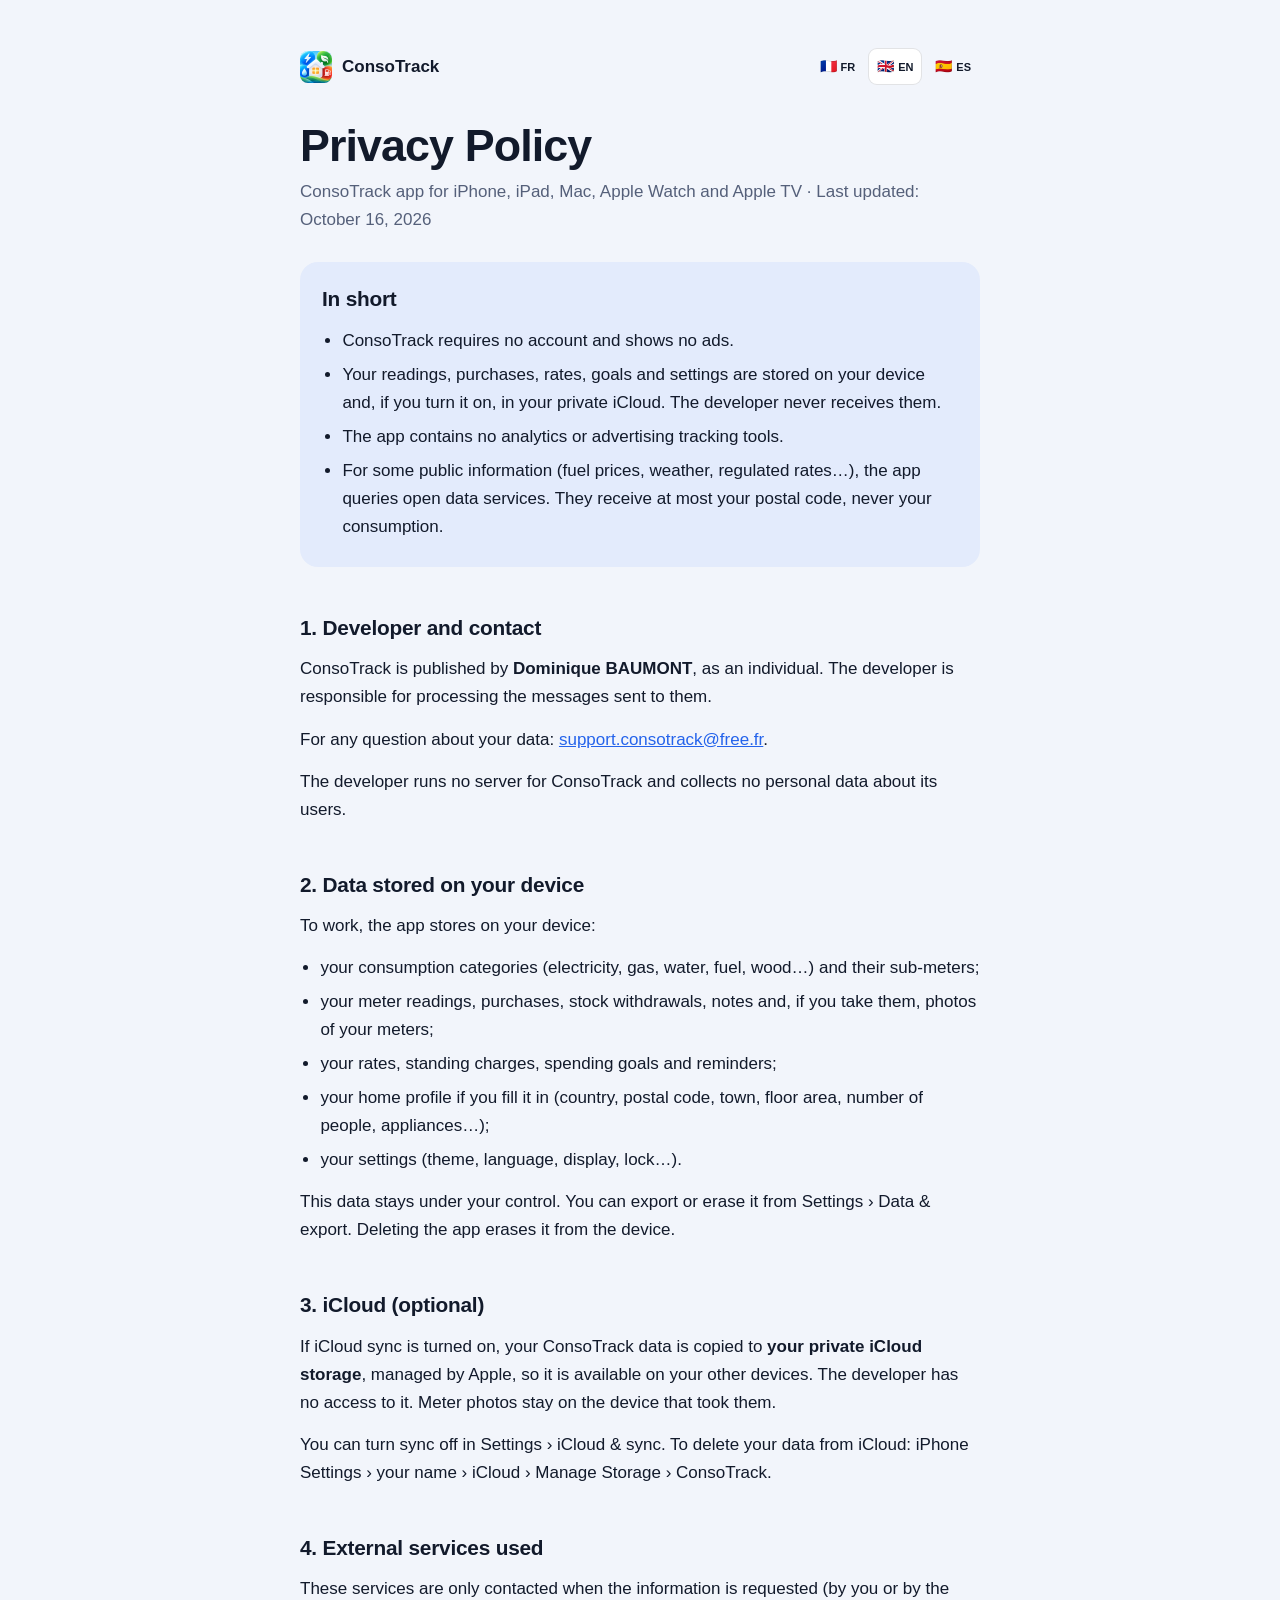
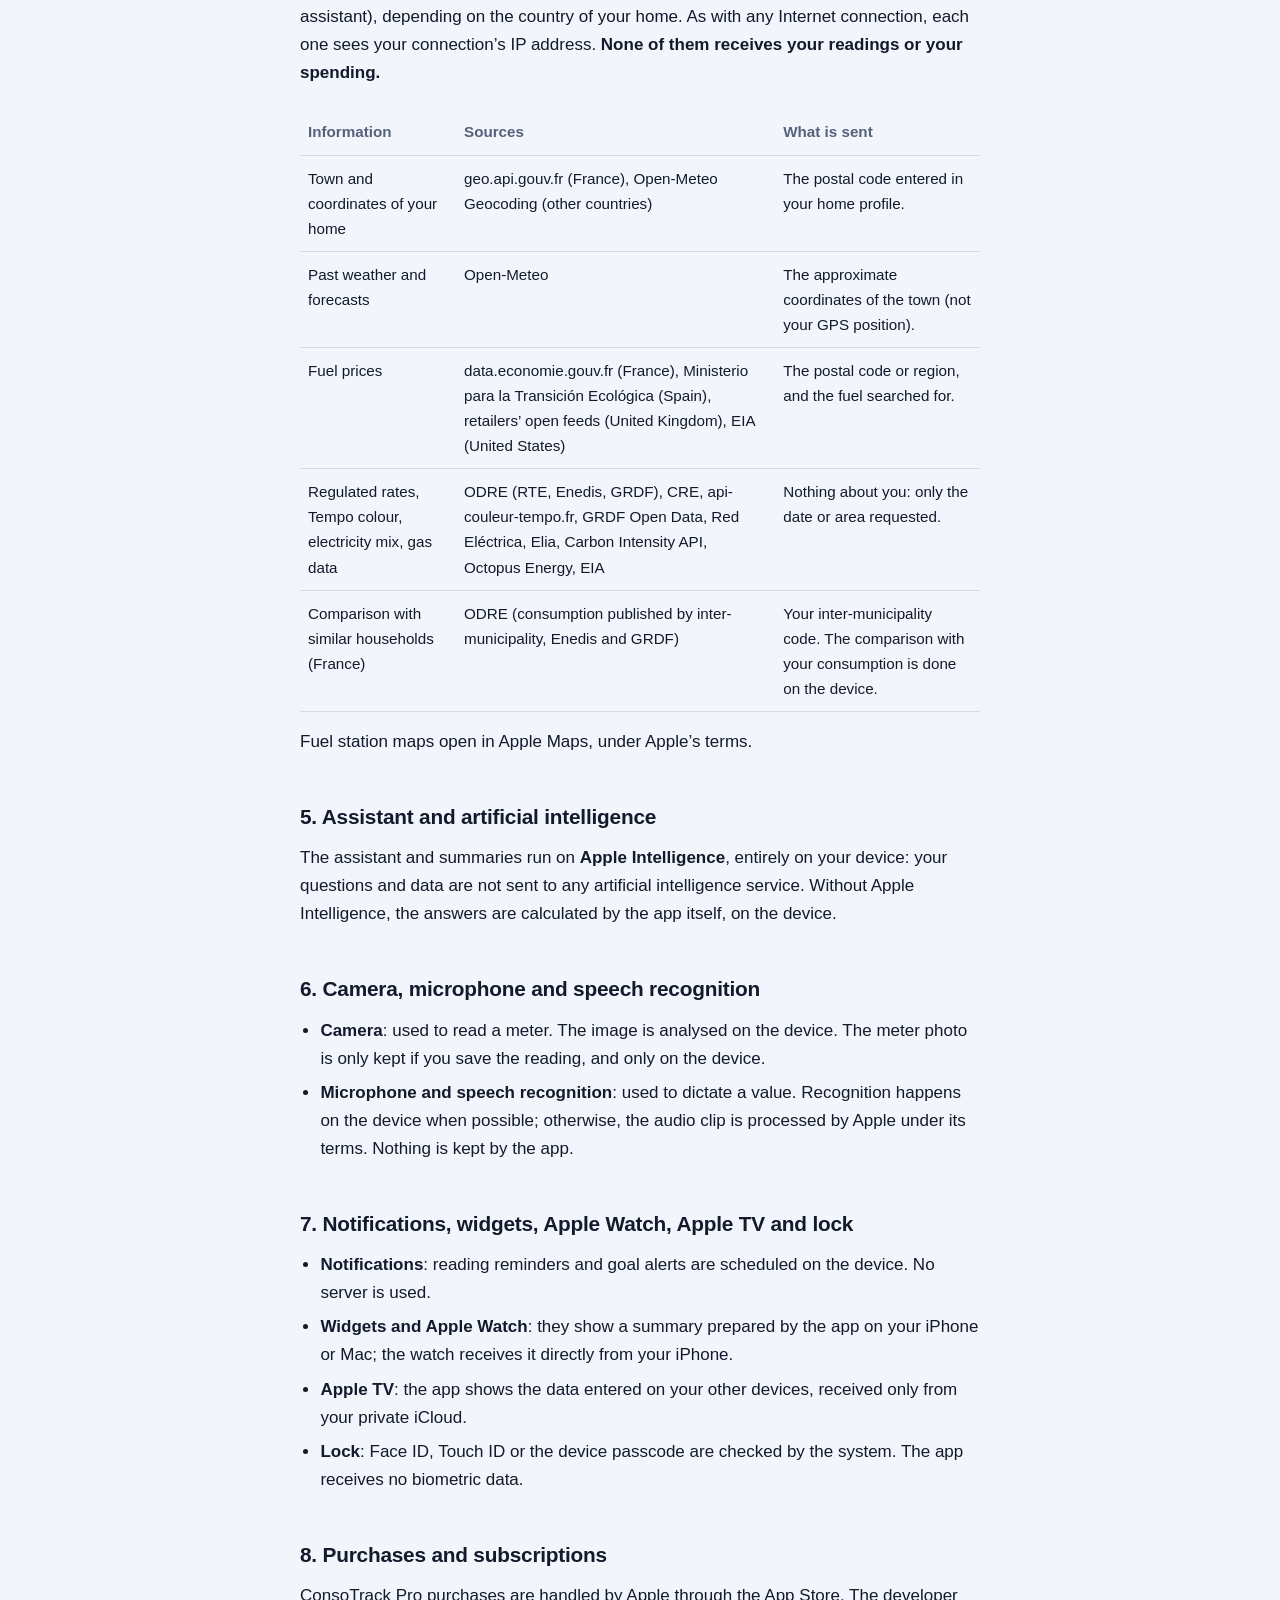
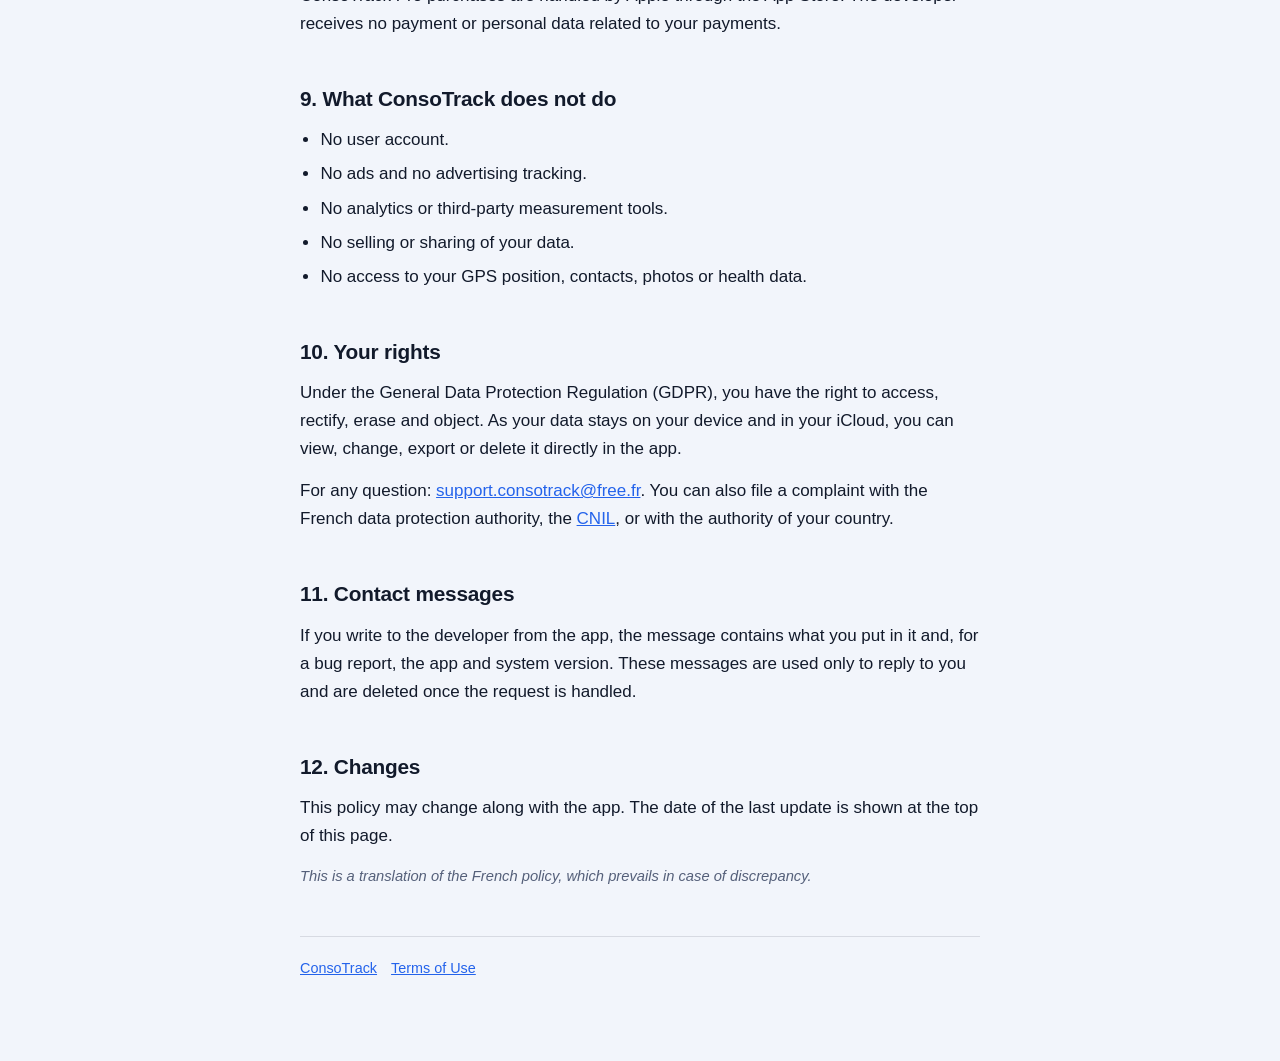
<file: confidentialite.html>
<!doctype html>
<html lang="fr">
<head>
<meta charset="utf-8">
<meta name="viewport" content="width=device-width, initial-scale=1">
<title>Confidentialité – ConsoTrack</title>
<meta name="description" content="Politique de confidentialité de l’application ConsoTrack · ConsoTrack privacy policy · Política de privacidad de ConsoTrack.">
<meta name="robots" content="noindex, nofollow, nosnippet, noarchive">
<link rel="icon" href="assets/icon.png">
<link rel="stylesheet" href="style.css">
</head>
<body>
<main>
  <div class="topbar">
    <a class="brand" href="index.html" data-keep-lang><img src="assets/icon.png" alt="" width="32" height="32">ConsoTrack</a>
    <div class="languages" aria-label="Language">
      <button data-lang-button="fr" aria-label="Français">🇫🇷 <span>FR</span></button>
      <button data-lang-button="en" aria-label="English">🇬🇧 <span>EN</span></button>
      <button data-lang-button="es" aria-label="Español">🇪🇸 <span>ES</span></button>
    </div>
  </div>

  <!-- ===================== FRANÇAIS ===================== -->
  <article class="doc" lang="fr" data-title="Confidentialité – ConsoTrack">
  <h1>Politique de confidentialité</h1>
  <p class="meta">Application ConsoTrack pour iPhone, iPad, Mac, Apple Watch et Apple TV · Dernière mise à jour : 16 octobre 2026</p>

  <section class="summary">
    <h2>En bref</h2>
    <ul>
      <li>ConsoTrack ne demande aucun compte et n’affiche aucune publicité.</li>
      <li>Vos relevés, achats, tarifs, objectifs et réglages sont enregistrés sur votre appareil et, si vous l’activez, dans votre iCloud privé. L’éditeur ne les reçoit jamais.</li>
      <li>L’application ne contient aucun outil de mesure d’audience ni de suivi publicitaire.</li>
      <li>Pour certaines informations publiques (prix des carburants, météo, couleur Tempo…), l’application interroge des services de données ouvertes. Ils reçoivent au plus votre code postal, jamais vos consommations.</li>
    </ul>
  </section>

  <h2>1. Éditeur et contact</h2>
  <p>ConsoTrack est éditée par <strong>Dominique BAUMONT</strong>, en son nom personnel. L’éditeur est responsable du traitement des messages qui lui sont adressés.</p>
  <p>Pour toute question sur vos données : <a href="mailto:support.consotrack@free.fr">support.consotrack@free.fr</a>.</p>
  <p>L’éditeur n’exploite aucun serveur pour ConsoTrack et ne collecte aucune donnée personnelle sur ses utilisateurs.</p>

  <h2>2. Données enregistrées sur votre appareil</h2>
  <p>Pour fonctionner, l’application enregistre sur votre appareil :</p>
  <ul>
    <li>vos catégories de consommation (électricité, gaz, eau, carburant, bois…) et leurs sous-compteurs ;</li>
    <li>vos relevés d’index, achats, retraits de stock, notes et, si vous en prenez, les photos de vos compteurs ;</li>
    <li>vos tarifs, abonnements, objectifs de dépense et rappels ;</li>
    <li>la fiche de votre logement si vous la remplissez (pays, code postal, commune, surface, nombre de personnes, équipements…) ;</li>
    <li>vos réglages (thème, langue, affichage, verrouillage…).</li>
  </ul>
  <p>Ces données restent sous votre contrôle. Vous pouvez les exporter ou les effacer depuis Réglages › Données &amp; export. Supprimer l’application les efface de l’appareil.</p>

  <h2>3. iCloud (facultatif)</h2>
  <p>Si la synchronisation iCloud est activée, vos données ConsoTrack sont copiées dans <strong>votre espace iCloud privé</strong>, géré par Apple, pour être disponibles sur vos autres appareils. L’éditeur n’y a pas accès. Les photos de compteurs restent sur l’appareil qui les a prises.</p>
  <p>Vous pouvez désactiver la synchronisation dans Réglages › iCloud &amp; synchronisation. Pour supprimer vos données d’iCloud : Réglages de l’iPhone › votre nom › iCloud › Gérer le stockage › ConsoTrack.</p>

  <h2>4. Services externes utilisés</h2>
  <p>Ces services ne sont contactés que lorsque l’information est demandée (par vous ou par l’assistant), selon le pays de votre logement. Comme pour toute connexion à Internet, chacun voit l’adresse IP de votre connexion. <strong>Aucun ne reçoit vos relevés ni vos dépenses.</strong></p>
  <div class="table-wrap">
  <table>
    <thead><tr><th scope="col">Information</th><th scope="col">Sources</th><th scope="col">Ce qui est envoyé</th></tr></thead>
    <tbody>
      <tr><td>Commune et coordonnées du logement</td><td>geo.api.gouv.fr (France), Open-Meteo Geocoding (autres pays)</td><td>Le code postal saisi dans la fiche logement.</td></tr>
      <tr><td>Météo passée et prévisions</td><td>Open-Meteo</td><td>Les coordonnées approximatives de la commune (pas votre position GPS).</td></tr>
      <tr><td>Prix des carburants</td><td>data.economie.gouv.fr (France), Ministerio para la Transición Ecológica (Espagne), flux ouverts des distributeurs (Royaume-Uni), EIA (États-Unis)</td><td>Le code postal ou la région, et le carburant recherché.</td></tr>
      <tr><td>Tarifs réglementés, couleur Tempo, mix électrique, données gaz</td><td>ODRE (RTE, Enedis, GRDF), CRE, api-couleur-tempo.fr, GRDF Open Data, Red Eléctrica, Elia, Carbon Intensity API, Octopus Energy, EIA</td><td>Rien sur vous : seulement la date ou la zone demandée.</td></tr>
      <tr><td>Comparaison avec des foyers similaires (France)</td><td>ODRE (consommations publiées par intercommunalité, Enedis et GRDF)</td><td>Le code de votre intercommunalité. La comparaison avec votre consommation se fait sur l’appareil.</td></tr>
    </tbody>
  </table>
  </div>
  <p>Les cartes des stations-service s’ouvrent dans Plans d’Apple, selon les conditions d’Apple.</p>

  <h2>5. Assistant et intelligence artificielle</h2>
  <p>L’assistant et les résumés fonctionnent avec <strong>Apple Intelligence</strong>, entièrement sur votre appareil : vos questions et vos données ne sont envoyées à aucun service d’intelligence artificielle. Sans Apple Intelligence, les réponses sont calculées directement par l’application, sur l’appareil.</p>

  <h2>6. Caméra, micro et reconnaissance vocale</h2>
  <ul>
    <li><strong>Caméra</strong> : elle sert à lire l’index d’un compteur. L’image est analysée sur l’appareil. La photo du compteur n’est conservée que si vous enregistrez le relevé, et seulement sur l’appareil.</li>
    <li><strong>Micro et reconnaissance vocale</strong> : ils servent à dicter une valeur. La reconnaissance est faite sur l’appareil quand c’est possible ; sinon, l’extrait audio est traité par Apple selon ses conditions. Rien n’est conservé par l’application.</li>
  </ul>

  <h2>7. Notifications, widgets, Apple Watch, Apple TV et verrouillage</h2>
  <ul>
    <li><strong>Notifications</strong> : les rappels de relevé et les alertes d’objectif sont programmés sur l’appareil. Aucun serveur n’est utilisé.</li>
    <li><strong>Widgets et Apple Watch</strong> : ils affichent un résumé préparé par l’application sur votre iPhone ou votre Mac ; la montre le reçoit directement de votre iPhone.</li>
    <li><strong>Apple TV</strong> : l’application affiche les données saisies sur vos autres appareils, reçues uniquement de votre iCloud privé.</li>
    <li><strong>Verrouillage</strong> : Face ID, Touch ID ou le code de l’appareil sont vérifiés par le système. L’application ne reçoit aucune donnée biométrique.</li>
  </ul>

  <h2>8. Achats et abonnements</h2>
  <p>Les achats de ConsoTrack Pro sont traités par Apple via l’App Store. L’éditeur ne reçoit aucune donnée bancaire ni personnelle liée à vos paiements.</p>

  <h2>9. Ce que ConsoTrack ne fait pas</h2>
  <ul>
    <li>Pas de compte utilisateur.</li>
    <li>Pas de publicité, ni de suivi publicitaire.</li>
    <li>Pas de mesure d’audience ni d’outil d’analyse tiers.</li>
    <li>Pas de vente ni de partage de vos données.</li>
    <li>Pas d’accès à votre position GPS, à vos contacts, à vos photos ni à vos données de santé.</li>
  </ul>

  <h2>10. Vos droits</h2>
  <p>Conformément au Règlement général sur la protection des données (RGPD), vous disposez d’un droit d’accès, de rectification, d’effacement et d’opposition. Comme vos données restent sur votre appareil et dans votre iCloud, vous pouvez les consulter, les modifier, les exporter ou les supprimer directement dans l’application.</p>
  <p>Pour toute question : <a href="mailto:support.consotrack@free.fr">support.consotrack@free.fr</a>. Vous pouvez aussi adresser une réclamation à la <a href="https://www.cnil.fr/fr/plaintes">CNIL</a>.</p>

  <h2>11. Messages de contact</h2>
  <p>Si vous écrivez à l’éditeur depuis l’application, le message contient ce que vous y mettez et, pour un signalement de bug, la version de l’application et du système. Ces messages servent uniquement à vous répondre et sont supprimés une fois la demande traitée.</p>

  <h2>12. Modifications</h2>
  <p>Cette politique peut évoluer avec l’application. La date de dernière mise à jour figure en haut de cette page.</p>

  <footer><a href="index.html" data-keep-lang>ConsoTrack</a><a href="conditions.html" data-keep-lang>Conditions d’utilisation</a></footer>
  </article>

  <!-- ===================== ENGLISH ===================== -->
  <article class="doc" lang="en" data-title="Privacy – ConsoTrack">
  <h1>Privacy Policy</h1>
  <p class="meta">ConsoTrack app for iPhone, iPad, Mac, Apple Watch and Apple TV · Last updated: October 16, 2026</p>

  <section class="summary">
    <h2>In short</h2>
    <ul>
      <li>ConsoTrack requires no account and shows no ads.</li>
      <li>Your readings, purchases, rates, goals and settings are stored on your device and, if you turn it on, in your private iCloud. The developer never receives them.</li>
      <li>The app contains no analytics or advertising tracking tools.</li>
      <li>For some public information (fuel prices, weather, regulated rates…), the app queries open data services. They receive at most your postal code, never your consumption.</li>
    </ul>
  </section>

  <h2>1. Developer and contact</h2>
  <p>ConsoTrack is published by <strong>Dominique BAUMONT</strong>, as an individual. The developer is responsible for processing the messages sent to them.</p>
  <p>For any question about your data: <a href="mailto:support.consotrack@free.fr">support.consotrack@free.fr</a>.</p>
  <p>The developer runs no server for ConsoTrack and collects no personal data about its users.</p>

  <h2>2. Data stored on your device</h2>
  <p>To work, the app stores on your device:</p>
  <ul>
    <li>your consumption categories (electricity, gas, water, fuel, wood…) and their sub-meters;</li>
    <li>your meter readings, purchases, stock withdrawals, notes and, if you take them, photos of your meters;</li>
    <li>your rates, standing charges, spending goals and reminders;</li>
    <li>your home profile if you fill it in (country, postal code, town, floor area, number of people, appliances…);</li>
    <li>your settings (theme, language, display, lock…).</li>
  </ul>
  <p>This data stays under your control. You can export or erase it from Settings › Data &amp; export. Deleting the app erases it from the device.</p>

  <h2>3. iCloud (optional)</h2>
  <p>If iCloud sync is turned on, your ConsoTrack data is copied to <strong>your private iCloud storage</strong>, managed by Apple, so it is available on your other devices. The developer has no access to it. Meter photos stay on the device that took them.</p>
  <p>You can turn sync off in Settings › iCloud &amp; sync. To delete your data from iCloud: iPhone Settings › your name › iCloud › Manage Storage › ConsoTrack.</p>

  <h2>4. External services used</h2>
  <p>These services are only contacted when the information is requested (by you or by the assistant), depending on the country of your home. As with any Internet connection, each one sees your connection’s IP address. <strong>None of them receives your readings or your spending.</strong></p>
  <div class="table-wrap">
  <table>
    <thead><tr><th scope="col">Information</th><th scope="col">Sources</th><th scope="col">What is sent</th></tr></thead>
    <tbody>
      <tr><td>Town and coordinates of your home</td><td>geo.api.gouv.fr (France), Open-Meteo Geocoding (other countries)</td><td>The postal code entered in your home profile.</td></tr>
      <tr><td>Past weather and forecasts</td><td>Open-Meteo</td><td>The approximate coordinates of the town (not your GPS position).</td></tr>
      <tr><td>Fuel prices</td><td>data.economie.gouv.fr (France), Ministerio para la Transición Ecológica (Spain), retailers’ open feeds (United Kingdom), EIA (United States)</td><td>The postal code or region, and the fuel searched for.</td></tr>
      <tr><td>Regulated rates, Tempo colour, electricity mix, gas data</td><td>ODRE (RTE, Enedis, GRDF), CRE, api-couleur-tempo.fr, GRDF Open Data, Red Eléctrica, Elia, Carbon Intensity API, Octopus Energy, EIA</td><td>Nothing about you: only the date or area requested.</td></tr>
      <tr><td>Comparison with similar households (France)</td><td>ODRE (consumption published by inter-municipality, Enedis and GRDF)</td><td>Your inter-municipality code. The comparison with your consumption is done on the device.</td></tr>
    </tbody>
  </table>
  </div>
  <p>Fuel station maps open in Apple Maps, under Apple’s terms.</p>

  <h2>5. Assistant and artificial intelligence</h2>
  <p>The assistant and summaries run on <strong>Apple Intelligence</strong>, entirely on your device: your questions and data are not sent to any artificial intelligence service. Without Apple Intelligence, the answers are calculated by the app itself, on the device.</p>

  <h2>6. Camera, microphone and speech recognition</h2>
  <ul>
    <li><strong>Camera</strong>: used to read a meter. The image is analysed on the device. The meter photo is only kept if you save the reading, and only on the device.</li>
    <li><strong>Microphone and speech recognition</strong>: used to dictate a value. Recognition happens on the device when possible; otherwise, the audio clip is processed by Apple under its terms. Nothing is kept by the app.</li>
  </ul>

  <h2>7. Notifications, widgets, Apple Watch, Apple TV and lock</h2>
  <ul>
    <li><strong>Notifications</strong>: reading reminders and goal alerts are scheduled on the device. No server is used.</li>
    <li><strong>Widgets and Apple Watch</strong>: they show a summary prepared by the app on your iPhone or Mac; the watch receives it directly from your iPhone.</li>
    <li><strong>Apple TV</strong>: the app shows the data entered on your other devices, received only from your private iCloud.</li>
    <li><strong>Lock</strong>: Face ID, Touch ID or the device passcode are checked by the system. The app receives no biometric data.</li>
  </ul>

  <h2>8. Purchases and subscriptions</h2>
  <p>ConsoTrack Pro purchases are handled by Apple through the App Store. The developer receives no payment or personal data related to your payments.</p>

  <h2>9. What ConsoTrack does not do</h2>
  <ul>
    <li>No user account.</li>
    <li>No ads and no advertising tracking.</li>
    <li>No analytics or third-party measurement tools.</li>
    <li>No selling or sharing of your data.</li>
    <li>No access to your GPS position, contacts, photos or health data.</li>
  </ul>

  <h2>10. Your rights</h2>
  <p>Under the General Data Protection Regulation (GDPR), you have the right to access, rectify, erase and object. As your data stays on your device and in your iCloud, you can view, change, export or delete it directly in the app.</p>
  <p>For any question: <a href="mailto:support.consotrack@free.fr">support.consotrack@free.fr</a>. You can also file a complaint with the French data protection authority, the <a href="https://www.cnil.fr/en/home">CNIL</a>, or with the authority of your country.</p>

  <h2>11. Contact messages</h2>
  <p>If you write to the developer from the app, the message contains what you put in it and, for a bug report, the app and system version. These messages are used only to reply to you and are deleted once the request is handled.</p>

  <h2>12. Changes</h2>
  <p>This policy may change along with the app. The date of the last update is shown at the top of this page.</p>
  <p class="note">This is a translation of the French policy, which prevails in case of discrepancy.</p>

  <footer><a href="index.html" data-keep-lang>ConsoTrack</a><a href="conditions.html" data-keep-lang>Terms of Use</a></footer>
  </article>

  <!-- ===================== ESPAÑOL ===================== -->
  <article class="doc" lang="es" data-title="Privacidad – ConsoTrack">
  <h1>Política de privacidad</h1>
  <p class="meta">App ConsoTrack para iPhone, iPad, Mac, Apple Watch y Apple TV · Última actualización: 16 de octubre de 2026</p>

  <section class="summary">
    <h2>En resumen</h2>
    <ul>
      <li>ConsoTrack no requiere ninguna cuenta y no muestra publicidad.</li>
      <li>Tus lecturas, compras, tarifas, objetivos y ajustes se guardan en tu dispositivo y, si lo activas, en tu iCloud privado. El desarrollador nunca los recibe.</li>
      <li>La app no contiene ninguna herramienta de medición de audiencia ni de seguimiento publicitario.</li>
      <li>Para cierta información pública (precios de los carburantes, tiempo, tarifas reguladas…), la app consulta servicios de datos abiertos. Reciben como máximo tu código postal, nunca tus consumos.</li>
    </ul>
  </section>

  <h2>1. Desarrollador y contacto</h2>
  <p>ConsoTrack está publicada por <strong>Dominique BAUMONT</strong>, a título personal. El desarrollador es responsable del tratamiento de los mensajes que se le envían.</p>
  <p>Para cualquier pregunta sobre tus datos: <a href="mailto:support.consotrack@free.fr">support.consotrack@free.fr</a>.</p>
  <p>El desarrollador no utiliza ningún servidor para ConsoTrack y no recoge ningún dato personal de sus usuarios.</p>

  <h2>2. Datos guardados en tu dispositivo</h2>
  <p>Para funcionar, la app guarda en tu dispositivo:</p>
  <ul>
    <li>tus categorías de consumo (electricidad, gas, agua, carburante, leña…) y sus subcontadores;</li>
    <li>tus lecturas de contador, compras, salidas de stock, notas y, si las haces, las fotos de tus contadores;</li>
    <li>tus tarifas, términos fijos, objetivos de gasto y recordatorios;</li>
    <li>la ficha de tu vivienda si la rellenas (país, código postal, municipio, superficie, número de personas, equipos…);</li>
    <li>tus ajustes (tema, idioma, visualización, bloqueo…).</li>
  </ul>
  <p>Estos datos siguen bajo tu control. Puedes exportarlos o borrarlos desde Ajustes › Datos y exportación. Eliminar la app los borra del dispositivo.</p>

  <h2>3. iCloud (opcional)</h2>
  <p>Si la sincronización con iCloud está activada, tus datos de ConsoTrack se copian en <strong>tu espacio privado de iCloud</strong>, gestionado por Apple, para estar disponibles en tus otros dispositivos. El desarrollador no tiene acceso a ellos. Las fotos de contadores se quedan en el dispositivo que las tomó.</p>
  <p>Puedes desactivar la sincronización en Ajustes › iCloud y sincronización. Para eliminar tus datos de iCloud: Ajustes del iPhone › tu nombre › iCloud › Gestionar almacenamiento › ConsoTrack.</p>

  <h2>4. Servicios externos utilizados</h2>
  <p>Estos servicios solo se consultan cuando se pide la información (por ti o por el asistente), según el país de tu vivienda. Como en cualquier conexión a Internet, cada uno ve la dirección IP de tu conexión. <strong>Ninguno recibe tus lecturas ni tus gastos.</strong></p>
  <div class="table-wrap">
  <table>
    <thead><tr><th scope="col">Información</th><th scope="col">Fuentes</th><th scope="col">Qué se envía</th></tr></thead>
    <tbody>
      <tr><td>Municipio y coordenadas de la vivienda</td><td>geo.api.gouv.fr (Francia), Open-Meteo Geocoding (otros países)</td><td>El código postal introducido en la ficha de la vivienda.</td></tr>
      <tr><td>Tiempo pasado y previsiones</td><td>Open-Meteo</td><td>Las coordenadas aproximadas del municipio (no tu posición GPS).</td></tr>
      <tr><td>Precios de los carburantes</td><td>data.economie.gouv.fr (Francia), Ministerio para la Transición Ecológica (España), datos abiertos de los distribuidores (Reino Unido), EIA (Estados Unidos)</td><td>El código postal o la región, y el carburante buscado.</td></tr>
      <tr><td>Tarifas reguladas, color Tempo, mix eléctrico, datos de gas</td><td>ODRE (RTE, Enedis, GRDF), CRE, api-couleur-tempo.fr, GRDF Open Data, Red Eléctrica, Elia, Carbon Intensity API, Octopus Energy, EIA</td><td>Nada sobre ti: solo la fecha o la zona solicitada.</td></tr>
      <tr><td>Comparación con hogares similares (Francia)</td><td>ODRE (consumos publicados por mancomunidad, Enedis y GRDF)</td><td>El código de tu mancomunidad. La comparación con tu consumo se hace en el dispositivo.</td></tr>
    </tbody>
  </table>
  </div>
  <p>Los mapas de las gasolineras se abren en Mapas de Apple, según las condiciones de Apple.</p>

  <h2>5. Asistente e inteligencia artificial</h2>
  <p>El asistente y los resúmenes funcionan con <strong>Apple Intelligence</strong>, totalmente en tu dispositivo: tus preguntas y tus datos no se envían a ningún servicio de inteligencia artificial. Sin Apple Intelligence, las respuestas las calcula la propia app, en el dispositivo.</p>

  <h2>6. Cámara, micrófono y reconocimiento de voz</h2>
  <ul>
    <li><strong>Cámara</strong>: sirve para leer un contador. La imagen se analiza en el dispositivo. La foto del contador solo se conserva si guardas la lectura, y solo en el dispositivo.</li>
    <li><strong>Micrófono y reconocimiento de voz</strong>: sirven para dictar un valor. El reconocimiento se hace en el dispositivo cuando es posible; si no, Apple procesa el fragmento de audio según sus condiciones. La app no conserva nada.</li>
  </ul>

  <h2>7. Notificaciones, widgets, Apple Watch, Apple TV y bloqueo</h2>
  <ul>
    <li><strong>Notificaciones</strong>: los recordatorios de lectura y los avisos de objetivo se programan en el dispositivo. No se utiliza ningún servidor.</li>
    <li><strong>Widgets y Apple Watch</strong>: muestran un resumen preparado por la app en tu iPhone o tu Mac; el reloj lo recibe directamente de tu iPhone.</li>
    <li><strong>Apple TV</strong>: la app muestra los datos introducidos en tus otros dispositivos, recibidos únicamente de tu iCloud privado.</li>
    <li><strong>Bloqueo</strong>: Face ID, Touch ID o el código del dispositivo los comprueba el sistema. La app no recibe ningún dato biométrico.</li>
  </ul>

  <h2>8. Compras y suscripciones</h2>
  <p>Las compras de ConsoTrack Pro las gestiona Apple a través del App Store. El desarrollador no recibe ningún dato bancario ni personal relacionado con tus pagos.</p>

  <h2>9. Lo que ConsoTrack no hace</h2>
  <ul>
    <li>Sin cuenta de usuario.</li>
    <li>Sin publicidad ni seguimiento publicitario.</li>
    <li>Sin medición de audiencia ni herramientas de análisis de terceros.</li>
    <li>Sin venta ni cesión de tus datos.</li>
    <li>Sin acceso a tu posición GPS, tus contactos, tus fotos ni tus datos de salud.</li>
  </ul>

  <h2>10. Tus derechos</h2>
  <p>De acuerdo con el Reglamento General de Protección de Datos (RGPD), tienes derecho de acceso, rectificación, supresión y oposición. Como tus datos se quedan en tu dispositivo y en tu iCloud, puedes consultarlos, modificarlos, exportarlos o eliminarlos directamente en la app.</p>
  <p>Para cualquier pregunta: <a href="mailto:support.consotrack@free.fr">support.consotrack@free.fr</a>. También puedes presentar una reclamación ante la autoridad francesa de protección de datos, la <a href="https://www.cnil.fr/en/home">CNIL</a>, o ante la de tu país (en España, la <a href="https://www.aepd.es">AEPD</a>).</p>

  <h2>11. Mensajes de contacto</h2>
  <p>Si escribes al desarrollador desde la app, el mensaje contiene lo que pongas en él y, en un aviso de error, la versión de la app y del sistema. Estos mensajes solo sirven para responderte y se eliminan una vez atendida la solicitud.</p>

  <h2>12. Cambios</h2>
  <p>Esta política puede cambiar con la app. La fecha de la última actualización figura al principio de esta página.</p>
  <p class="note">Esta es una traducción de la política en francés, que prevalece en caso de discrepancia.</p>

  <footer><a href="index.html" data-keep-lang>ConsoTrack</a><a href="conditions.html" data-keep-lang>Condiciones de uso</a></footer>
  </article>
</main>
<script src="legal.js"></script>
</body>
</html>
</file>
<file: landing.css>
:root{--bg:#eff3fc;--ink:#111a2d;--muted:#637087;--blue:#2867f8;--line:#16274918;--accent:#245bdf}*{box-sizing:border-box}html{scroll-behavior:smooth;scroll-padding-top:100px}body{margin:0;font-family:-apple-system,BlinkMacSystemFont,'Segoe UI',sans-serif;color:var(--ink);background:var(--bg);-webkit-font-smoothing:antialiased}a{color:inherit;text-decoration:none}button{font:inherit;cursor:pointer}button,a{-webkit-tap-highlight-color:transparent}:focus-visible{outline:3px solid #359bff;outline-offset:5px}header{position:sticky;top:0;z-index:20;background:#eff3fce8;backdrop-filter:blur(20px);border-bottom:1px solid var(--line);display:flex;align-items:center;justify-content:space-between;gap:25px;padding:19px max(4vw,calc((100vw - 1320px)/2))}.brand{display:flex;align-items:center;gap:10px;letter-spacing:-.8px;font-size:22px;font-weight:750;white-space:nowrap}.brand img{border-radius:9px}.brand span{font-size:10px;align-self:flex-start;margin-top:5px}nav{display:flex;gap:25px;font-size:12px;font-weight:550}nav a:hover,.text-link:hover{color:var(--blue)}.languages{display:flex;gap:3px}.languages button{border:1px solid transparent;background:transparent;border-radius:8px;padding:7px;font-size:14px}.languages button span{font-size:10px;font-weight:650}.languages button[aria-pressed=true]{background:#fff;border-color:#2867f830;box-shadow:0 3px 12px #1a43900a}.menu{display:none}.wrap{max-width:1280px;margin:auto;padding-left:60px;padding-right:60px}.hero{display:grid;grid-template-columns:1.05fr 1fr;gap:20px;min-height:760px;align-items:center;padding-top:60px;padding-bottom:80px;overflow:hidden}.eyebrow{text-transform:uppercase;font-size:10px;font-weight:700;letter-spacing:2px;color:var(--accent);display:flex;align-items:center;gap:9px}.eyebrow i{width:6px;height:6px;border-radius:50%;background:#3478fb;box-shadow:0 0 0 5px #2d68ff0c}h1{font-size:clamp(50px,5.9vw,78px);line-height:1.02;letter-spacing:-4px;margin:25px 0 26px;font-weight:800}h1 em{font-style:normal;background:linear-gradient(100deg,#2654ec,#347bff 60%,#00aeca);color:transparent;background-clip:text}p{font-size:16px;line-height:1.8;color:var(--muted)}.lead{max-width:425px;font-size:17px;line-height:1.75}.actions{display:flex;gap:26px;align-items:center;margin-top:30px}.button{display:inline-flex;align-items:center;justify-content:center;gap:30px;border-radius:12px;background:var(--blue);color:#fff;padding:17px 23px;font-size:13px;font-weight:650;box-shadow:0 8px 22px #2867f823;transition:transform .2s,box-shadow .2s}.button:hover{transform:translateY(-3px);box-shadow:0 12px 30px #2867f83c}.text-link{font-size:12px;font-weight:650;display:inline-flex;gap:10px}.promise{display:flex;gap:16px;margin-top:29px;color:#5d6a81;font-size:10px}.promise span{white-space:nowrap}.promise b{font-weight:400}.promise span::first-letter{color:var(--blue)}.platforms{margin-top:42px;padding-top:20px;border-top:1px solid var(--line);font-size:10px;color:#778196;letter-spacing:.4px;max-width:400px}.hero-art{position:relative;height:600px;display:flex;align-items:center;justify-content:center}.orb{position:absolute;width:500px;height:500px;background:radial-gradient(circle,#adcdffb0,#d5defe70 48%,transparent 70%);border-radius:50%}.phone{height:auto;display:block;border-radius:38px;filter:drop-shadow(0 25px 22px #1b397225)}.hero-art .phone{position:absolute;width:252px;transition:transform .5s}.hero-art .front{transform:rotate(-7deg);left:40px;top:27px}.hero-art .back{width:220px;transform:rotate(9deg);right:0;top:70px;filter:drop-shadow(0 25px 20px #1b397220) brightness(.98)}.floating{position:absolute;z-index:3;bottom:45px;right:15px;display:flex;gap:12px;align-items:center;padding:16px 20px;border:1px solid #ffffffc9;background:#fffffff0;border-radius:17px;box-shadow:0 15px 45px #34578c19;transform:rotate(-2deg)}.float-icon{width:35px;height:35px;border-radius:10px;background:#e7efff;color:#2867f8;display:grid;place-items:center;font-size:20px}.floating strong{font-size:11px;display:block}.floating small{font-size:10px;color:var(--muted);display:block;margin-top:4px}.art-caption{position:absolute;bottom:0;font-size:9px;color:#8290a7;letter-spacing:1px}.spectrum{background:#fff9;border-block:1px solid var(--line);position:relative}.spectrum::before{content:'';position:absolute;height:3px;inset:0 0 auto;background:linear-gradient(90deg,#55cefc 0 16.6%,#ff9b10 16.6% 33.2%,#1e7bff 33.2% 49.8%,#ff515c 49.8% 66.4%,#34c759 66.4% 83%,#00c7be 83%)}.energy{display:flex;justify-content:space-between;padding-top:24px;padding-bottom:24px;gap:15px}.energy span{font-size:20px;display:flex;align-items:center;gap:10px;color:#1e7bff}.energy span:nth-child(2){color:#ff9500}.energy span:nth-child(4){color:#ff515c}.energy span:nth-child(5){color:#34b65a}.energy span:nth-child(6){color:#00aaa4}.energy b{font-size:11px;font-weight:500;color:#637087}.section{padding-top:110px;padding-bottom:110px}.section-head{max-width:650px}.section-head p{max-width:560px}h2{font-size:clamp(32px,4.4vw,52px);line-height:1.08;letter-spacing:-2.3px;margin:20px 0 24px;font-weight:760;text-wrap:balance}h3{font-size:25px;letter-spacing:-.8px;line-height:1.2}.feature-grid{display:grid;grid-template-columns:repeat(3,1fr);gap:18px;margin-top:44px}.feature{border:1px solid #fff;background:#ffffffb0;border-radius:20px;padding:28px}.number{font-size:9px;letter-spacing:1px;color:#8b95a6;text-transform:uppercase}.feature-icon{width:45px;height:45px;display:grid;place-items:center;font-size:27px;border-radius:12px;margin-top:30px}.blue{background:#e5eeff;color:#2769ff}.purple{background:#eee9ff;color:#6950c9}.green{background:#e4f7ea;color:#24a24c}.feature h3{margin-bottom:14px;font-size:22px}.feature p{font-size:13px;line-height:1.85;margin-bottom:3px}.night{background:#101a30;color:#fff;overflow:hidden}.night .eyebrow{color:#79b4ff}.night p,.night ul{color:#a4b0c8}.story{display:grid;grid-template-columns:1fr 1fr;align-items:center;gap:80px;padding-top:100px;padding-bottom:100px}.story-copy h2{max-width:450px}.story-copy p{font-size:15px}.story ul,.plan ul{list-style:none;padding:0;margin:25px 0 32px}.story li,.plan li{font-size:12px;padding:13px 0;border-bottom:1px solid #ffffff15}.story li::before,.plan li::before{content:'✓';color:#71a7ff;margin-right:12px}.screen-pair{display:flex;align-items:center;gap:20px;position:relative}.screen-pair::before{content:'';position:absolute;inset:10%;background:#326aff38;filter:blur(70px)}.screen-pair .phone{width:46%;border-radius:26px;transform:rotate(-5deg)}.screen-pair .phone:nth-child(2){transform:translateY(35px) rotate(5deg)}.assistant{border-top:1px solid #ffffff14;padding-top:90px;padding-bottom:100px;display:flex;gap:120px;align-items:center;justify-content:center}.assistant-copy{max-width:500px}.assistant>.phone{width:235px;border-radius:28px}.question{border:1px solid #6684b54d;background:#ffffff08;border-radius:16px;padding:20px;font-size:16px;margin:25px 0}.small{font-size:11px;line-height:1.7;color:#8998b1}.center{text-align:center;margin:auto}.center .eyebrow{justify-content:center}.center p{margin:auto}.device-tabs{display:flex;justify-content:center;gap:8px;margin:35px 0}.device-tabs button{border:1px solid var(--line);background:#ffffff80;color:#66758b;padding:10px 24px;border-radius:30px;font-size:12px}.device-tabs .active{background:var(--ink);color:#fff}.device-display{display:flex;justify-content:center;align-items:center;height:480px;background:radial-gradient(ellipse,#cddfff60,transparent 70%);overflow:hidden}.device-display img{max-width:95%;max-height:100%;object-fit:contain;border-radius:15px;box-shadow:0 20px 50px #102b5310}.privacy{display:flex;align-items:center;gap:28px;margin-top:70px;border:1px solid #fff;background:linear-gradient(110deg,#e0eaff,#f7faff);padding:38px;border-radius:22px}.shield{font-size:65px;color:#3e76ee}.privacy h3{margin:12px 0}.privacy p{font-size:13px;max-width:650px;margin:0}.privacy-mark{margin-left:auto;font-size:32px;font-weight:750;white-space:nowrap;color:#346ced}.privacy-mark small{font-size:9px;display:block;text-transform:uppercase;letter-spacing:1px;margin-top:7px}.pro-section{background:#fff8;border-block:1px solid var(--line)}.plans{display:grid;grid-template-columns:1fr 1fr;gap:22px;margin-top:40px}.plan{border:1px solid var(--line);border-radius:23px;padding:35px;background:#fff}.plan p{font-size:13px}.plan li{border-color:var(--line);font-size:12px}.plan li::before{color:#2867f8}.premium{background:linear-gradient(130deg,#245cf2,#453cc2);color:#fff;border-color:transparent}.premium p{color:#d9e5ff}.premium li{border-color:#ffffff25}.premium li::before{color:#a7d4ff}.plan-top{display:flex;justify-content:space-between;align-items:center;font-size:12px;font-weight:650}.trial{border:1px solid #ffffff50;border-radius:20px;padding:7px 10px;font-size:9px}.secondary{background:#eef3ff;color:#2867f8;box-shadow:none}.faq{max-width:940px}.faq details{border-bottom:1px solid var(--line);padding:22px 0}.faq summary{cursor:pointer;list-style:none;display:flex;justify-content:space-between;gap:20px;font-size:15px;font-weight:600}.faq summary::after{content:'+';font-size:21px;color:#2867f8}.faq details[open] summary::after{content:'−'}.faq details p{font-size:13px;max-width:700px}.contact{background:linear-gradient(110deg,#e2eaff,#dceaff);border-radius:24px;padding-top:50px;padding-bottom:50px;display:grid;grid-template-columns:1fr auto;align-items:center;gap:10px 40px;margin-bottom:80px}.contact h2{font-size:38px;margin:16px 0}.contact p{font-size:14px;max-width:650px}.mail{grid-column:2;font-size:11px;color:#5c7095;text-align:center}footer{padding-top:28px;padding-bottom:35px;display:flex;justify-content:space-between;gap:25px;align-items:center;border-top:1px solid var(--line);font-size:10px;color:#78849a}footer .brand{font-size:17px;color:var(--ink)}footer>div{display:flex;gap:22px}.reveal{transition:opacity .7s,transform .7s}.js-motion .reveal:not(.visible){opacity:0;transform:translateY(25px)}@media(min-width:1000px){.hero-art .front{animation:entrance 1.1s ease both}@keyframes entrance{from{opacity:0;translate:0 40px}to{opacity:1;translate:0 0}}}@media(max-width:1100px){header{gap:15px}nav{gap:15px}.wrap{padding-left:35px;padding-right:35px}.hero-art .front{left:10px}.hero-art .back{right:-15px}.hero-art .phone{width:230px}.hero-art .back{width:205px}.hero h1{font-size:60px}.story{gap:40px}.promise{gap:10px}}@media(max-width:800px){header{padding:14px 20px;flex-wrap:wrap;gap:12px}.brand{font-size:20px}.brand img{width:30px;height:30px}.languages{margin-left:auto}.languages button{padding:6px}.languages span{display:none}.menu{display:block;order:3;border:0;background:transparent;font-size:22px;padding:4px}nav{display:none;order:4;width:100%;padding:15px 0;flex-wrap:wrap}nav.open{display:flex}.wrap{padding-left:25px;padding-right:25px}.hero{grid-template-columns:1fr;padding-top:55px;padding-bottom:35px;gap:15px}.hero-copy{max-width:560px}.hero h1{font-size:clamp(47px,10vw,70px);letter-spacing:-2.7px}.lead{font-size:15px}.platforms{margin-top:25px}.hero-art{height:580px;max-width:450px;width:100%;margin:auto}.hero-art .front{width:240px;left:25px;top:25px}.hero-art .back{width:210px;right:10px;top:60px}.floating{bottom:40px;right:5px}.orb{width:100%;height:100%}.energy{overflow:auto;justify-content:flex-start;gap:30px}.energy span{white-space:nowrap}.section{padding-top:70px;padding-bottom:70px}.feature-grid{grid-template-columns:1fr}.feature{padding:25px;display:grid;grid-template-columns:50px 1fr;gap:0 20px}.feature .number{grid-column:1/-1;margin-bottom:20px}.feature-icon{grid-row:2/4;margin:0}.feature h3{margin:0 0 10px}.feature p{margin:0}.story{grid-template-columns:1fr;padding-block:70px;gap:35px}.screen-pair{max-width:440px;margin:0 auto;padding-bottom:20px}.assistant{gap:40px;padding-block:60px;flex-direction:column}.assistant>.phone{width:240px}.device-tabs{gap:5px;flex-wrap:wrap}.device-tabs button{padding:9px 16px}.device-display{height:330px}.privacy{padding:25px;gap:20px;align-items:flex-start}.shield{font-size:40px}.privacy-mark{display:none}.privacy h3{font-size:22px}.privacy .eyebrow{font-size:8px}.plans{grid-template-columns:1fr}.contact{margin:0 16px 50px;padding:30px;display:flex;flex-direction:column;align-items:flex-start;gap:15px}.contact h2{font-size:32px}footer{flex-wrap:wrap;gap:20px}footer>div{width:100%}.promise{flex-wrap:wrap}}@media(prefers-reduced-motion:reduce){html{scroll-behavior:auto}*,*::before,*::after{animation:none!important;transition:none!important}.js-motion .reveal:not(.visible){opacity:1;transform:none}}


/* A single horizontal row shows all Apple platforms together. */
.platforms{max-width:100%;margin-top:28px;padding-top:20px}.platforms-label{display:block;text-transform:uppercase;font-size:9px;font-weight:700;letter-spacing:1.3px;color:#627490;margin-bottom:13px}.platform-chips{display:flex;justify-content:center;flex-wrap:wrap;gap:8px}.platform-chips a{display:flex;align-items:center;gap:6px;border:1px solid #2867f822;border-radius:8px;padding:8px 10px;background:#ffffffb0;color:#1b3156;font-size:11px;font-weight:650}.platform-chips small{color:#7586a2;font-weight:400;font-size:9px}
.hero{display:block;min-height:0;padding-top:65px;padding-bottom:35px;overflow:visible}.hero-copy{max-width:900px;margin:auto;text-align:center}.hero-copy>.eyebrow{justify-content:center}.hero h1{font-size:clamp(42px,5.2vw,67px);letter-spacing:-2.8px;line-height:1.06;margin:22px 0}.hero .lead{max-width:650px;margin:0 auto}.hero .actions,.hero .promise{justify-content:center}.hero .platforms{border:0;padding:0;margin-top:22px}.hero-captures{margin:35px auto 0}.capture-rail{display:flex;gap:14px;overflow-x:auto;overflow-y:hidden;scroll-snap-type:x mandatory;scroll-padding-inline:4px;overscroll-behavior-x:contain;padding:8px 4px 18px;scrollbar-width:thin;scrollbar-color:#8caeea #e3eafb;outline-offset:3px}.capture-card{margin:0;flex:1 0 calc((100% - 56px)/5);min-width:0;padding:15px 12px 18px;background:#ffffffb5;border:1px solid #dbe4f3;border-radius:17px;scroll-snap-align:start;text-align:center}.capture-image{height:180px;display:flex;align-items:center;justify-content:center}.capture-image img{display:block;max-width:100%;max-height:100%;width:auto;height:auto;object-fit:contain;border-radius:7px;filter:drop-shadow(0 6px 9px #17305d13)}.capture-card figcaption{margin-top:16px;display:flex;align-items:center;flex-direction:column;gap:6px}.capture-card strong{font-size:13px;letter-spacing:-.2px}.capture-card small{font-size:9px;color:var(--blue)}.capture-caption{font-size:8px;letter-spacing:1px;text-align:center;margin:7px 0 0}.platform-description{font-size:11px;line-height:1.6;color:var(--muted);display:block;margin-top:7px}.carousel-controls{display:flex;align-items:center;justify-content:space-between;gap:15px;margin:35px 0 12px}.carousel-controls>span{font-size:11px;color:var(--muted)}.carousel-controls>div{display:flex;gap:8px}.carousel-controls button{white-space:nowrap;font-size:11px;border:1px solid #cbdaf3;border-radius:9px;padding:9px 12px;color:#285caf;background:#ffffffc0}.detail-rail{margin:0;justify-content:flex-start;flex-wrap:nowrap}.detail-rail .capture-image{height:205px}.sync-note{display:flex;align-items:center;gap:15px;max-width:650px;margin:25px auto 0;padding:16px 22px;background:#e0eaff88;border-radius:14px}.sync-note>span{color:var(--blue);font-size:25px}.sync-note p{font-size:12px;line-height:1.7;margin:0}
@media(min-width:1000px){.carousel-controls button{display:none}}
@media(max-width:999px){.capture-card{flex:0 0 190px}.capture-image{height:180px}.detail-rail .capture-image{height:190px}}
@media(max-width:800px){.hero{padding-top:45px}.hero h1{font-size:clamp(37px,8vw,58px);letter-spacing:-1.8px}.hero-copy{max-width:650px}.hero .lead{font-size:14px}.hero .actions{gap:18px}.hero .promise{gap:12px}.hero-copy>.eyebrow{font-size:8px;letter-spacing:1.4px}.hero .platforms{margin-top:20px}.platform-chips a{font-size:10px;padding:7px 9px}.hero-captures{margin-top:25px}.capture-rail{gap:10px}.capture-card{flex-basis:155px;padding:12px 10px 16px}.capture-image{height:145px}.capture-card strong{font-size:12px}.capture-caption{font-size:7px;letter-spacing:.5px}.carousel-controls{align-items:flex-start}.carousel-controls>span{max-width:180px;line-height:1.6}.carousel-controls>div{gap:5px}.carousel-controls button{font-size:10px;padding:8px}.detail-rail .capture-image{height:170px}}

/* Device frames are native CSS; the localized app screenshots stay intact. */
.watch-mockup{position:relative;width:96px;flex-shrink:0;isolation:isolate;margin:29px 0}.watch-mockup::before,.watch-mockup::after{content:'';position:absolute;left:23%;width:54%;height:37px;z-index:-1;background:repeating-linear-gradient(0deg,#263344 0 3px,#2d3c50 3px 5px);border-inline:1px solid #172332;box-shadow:inset 5px 0 8px #ffffff10,inset -5px 0 8px #0005}.watch-mockup::before{top:-29px;border-radius:13px 13px 0 0}.watch-mockup::after{bottom:-29px;border-radius:0 0 13px 13px}.watch-case{position:relative;border:3px solid #88919a;border-radius:25px;padding:4px;background:linear-gradient(110deg,#dce0e4,#5c6874 25%,#c4cbd1 55%,#545e69);box-shadow:inset 0 0 0 1px #eaf0f7,0 7px 13px #152b4526}.watch-screen{overflow:hidden;border:2px solid #080a0d;background:#000;border-radius:18px;aspect-ratio:410/502}.capture-image .watch-screen img{width:100%;height:100%;max-width:none;max-height:none;object-fit:cover;border-radius:0;filter:none}.watch-crown{position:absolute;right:-7px;top:25px;width:5px;height:16px;border:1px solid #777f89;border-radius:3px;background:repeating-linear-gradient(0deg,#4c5560 0 1px,#abb4bd 1px 2px);box-shadow:inset 0 0 0 1px #ff841a}.watch-case::after{content:'';position:absolute;right:-5px;top:52px;width:3px;height:19px;border-radius:2px;background:#75818d}
.tv-mockup{position:relative;width:100%;max-width:190px;padding-bottom:31px;isolation:isolate}.tv-case{position:relative;aspect-ratio:16/9;border:5px solid #171a20;border-bottom-width:7px;border-radius:6px;background:#101215;box-shadow:0 5px 12px #14223e23,0 0 0 1px #5b626c;overflow:hidden}.capture-image .tv-case img{width:100%;height:100%;max-width:none;max-height:none;object-fit:contain;border-radius:0;filter:none}.tv-case::after{content:'';position:absolute;bottom:-5px;left:50%;width:2px;height:2px;border-radius:50%;background:#adb7c6}.tv-stand{position:absolute;width:10px;height:17px;bottom:15px;left:calc(50% - 5px);background:linear-gradient(90deg,#272c35,#626976,#262b33);z-index:-1}.tv-stand::after{content:'';position:absolute;bottom:0;left:-23px;width:56px;height:4px;border-radius:50%;background:linear-gradient(#555d69,#1a1f27);box-shadow:0 3px 5px #172b4520}.apple-tv-box{position:absolute;right:4px;bottom:4px;width:28px;height:14px;background:linear-gradient(145deg,#33363c,#0c0e11 65%);border:1px solid #171a21;border-radius:5px;box-shadow:0 3px 4px #10192930;transform:skewY(-6deg)}.apple-tv-box>span{font-size:7px;font-weight:650;position:absolute;inset:1px 0 auto;text-align:center;color:#838991;line-height:8px}.apple-tv-box i{position:absolute;width:2px;height:1px;right:3px;bottom:2px;background:#d9e6ed;box-shadow:0 0 2px #e2f2ff}
@media(max-width:800px){.watch-mockup{width:76px;margin-block:23px}.watch-mockup::before,.watch-mockup::after{height:29px}.watch-mockup::before{top:-23px}.watch-mockup::after{bottom:-23px}.watch-case{border-radius:21px;padding:3px}.watch-screen{border-radius:14px}.watch-crown{top:20px;height:13px}.watch-case::after{top:43px;height:15px}.tv-case{border-width:4px;border-bottom-width:6px;border-radius:4px}.apple-tv-box{width:25px;height:12px;bottom:5px}}

/* Official Apple TV product photo, displayed without its surrounding whitespace. */
.apple-tv-product{position:absolute;right:-3px;bottom:-7px;width:44px;height:44px;overflow:hidden;mix-blend-mode:multiply}.capture-image .apple-tv-product img{display:block;width:100%;height:auto;max-width:none;max-height:none;border-radius:0;object-fit:initial;filter:none;transform:translateY(-30.5%)}
@media(max-width:800px){.apple-tv-product{width:37px;height:37px;right:-3px;bottom:-4px}}

/* Restore the original header; keep one carousel in the devices section. */
.ecosystem-art{height:650px;isolation:isolate}.hero-mac{position:absolute;top:90px;left:0;right:-20px;margin:0;z-index:1;transform:rotate(3deg)}.hero-mac img{width:100%;height:auto;border:1px solid #fff;border-radius:16px;box-shadow:0 24px 65px #1e397829}.hero-mac figcaption{font-size:10px;color:#71829d;text-align:right;padding:8px 15px}.ecosystem-art .front{width:170px;top:295px;left:10px;z-index:2;border-radius:23px}.hero-watch{position:absolute;right:25px;bottom:70px;margin:0;z-index:3;text-align:center}.hero-watch img{width:94px;border-radius:18px;filter:drop-shadow(0 12px 15px #20375d26)}.hero-watch figcaption{font-size:9px;color:#63748e;padding-top:7px}.ecosystem-art .floating{right:0;bottom:15px;transform:none}.ecosystem-art .art-caption{bottom:-20px;font-size:8px}.ecosystem-art .orb{inset:40px -20px auto auto}

.hero{display:grid;grid-template-columns:1.05fr 1fr;gap:20px;min-height:760px;padding-top:60px;padding-bottom:80px;overflow:hidden;align-items:center}
.hero-copy{max-width:none;margin:0;text-align:left}.hero-copy>.eyebrow{justify-content:flex-start;font-size:10px;letter-spacing:2px}
.hero h1{font-size:clamp(50px,5.9vw,78px);line-height:1.02;letter-spacing:-4px;margin:25px 0 26px}
.hero .lead{max-width:425px;margin:0;font-size:17px}.hero .actions,.hero .promise{justify-content:flex-start}
.hero .platforms{border-top:1px solid var(--line);padding-top:20px;margin-top:30px}.platform-chips{justify-content:flex-start}
.hero-watch .watch-mockup{margin:29px 0}.hero-watch .watch-screen img{width:100%;height:100%;max-width:none;max-height:none;object-fit:cover;border-radius:0;filter:none}.hero-watch img{height:auto}
@media(max-width:1100px) and (min-width:801px){.hero h1{font-size:60px}.ecosystem-art .front{width:155px;left:0}.hero-mac{right:-15px}.hero-watch{right:0}}
@media(max-width:800px){.hero{grid-template-columns:1fr;padding-top:55px;padding-bottom:35px;gap:15px;min-height:0}.hero-copy{max-width:560px}.hero h1{font-size:clamp(47px,10vw,70px);letter-spacing:-2.7px}.hero .lead{font-size:15px;max-width:100%}.hero .actions{gap:26px}.hero .promise{gap:10px}.hero-copy>.eyebrow{font-size:10px;letter-spacing:2px}.hero .platforms{margin-top:25px;padding-top:20px}.ecosystem-art{height:570px;max-width:500px;margin-top:10px}.hero-mac{top:30px;right:0;left:0}.ecosystem-art .front{width:155px;top:190px;left:18px}.hero-watch{right:22px;bottom:95px}.hero-watch .watch-mockup{margin:23px 0}.ecosystem-art .floating{right:0;bottom:28px}.ecosystem-art .art-caption{bottom:0;font-size:7px;letter-spacing:.5px}.platform-chips a{font-size:11px;padding:8px 10px}}
@media(max-width:400px){.ecosystem-art{height:520px}.ecosystem-art .front{top:160px;width:145px;left:12px}.hero-watch{bottom:100px}.hero-mac{top:20px}}

/* Soft device motion, with a staggered entrance and a quiet hover response. */
@media(prefers-reduced-motion:no-preference){
 .ecosystem-art{animation:device-scene-in 1.1s ease-out both}
 .ecosystem-art .hero-mac{animation:device-drift 8s ease-in-out infinite;animation-delay:-2s}
 .ecosystem-art .front{animation:device-drift 6.5s ease-in-out infinite;animation-delay:-.8s}
 .ecosystem-art .hero-watch{animation:device-drift 7.2s ease-in-out infinite;animation-delay:-3.5s}
 .ecosystem-art .floating{animation:device-drift 9s ease-in-out infinite;animation-delay:-4s}
 .capture-card{transition:opacity .7s ease,transform .65s cubic-bezier(.2,.7,.3,1),box-shadow .3s,border-color .3s}
 .capture-card:nth-child(2){transition-delay:.08s;--device-delay:-1.4s}
 .capture-card:nth-child(3){transition-delay:.16s;--device-delay:-3s}
 .capture-card:nth-child(4){transition-delay:.24s;--device-delay:-4.2s}
 .capture-card:nth-child(5){transition-delay:.32s}
 .capture-card .capture-image>img,.capture-card .watch-mockup{animation:thumbnail-drift 7s ease-in-out infinite;animation-delay:var(--device-delay,0s)}
 .capture-card:not(.visible) .capture-image>img,.capture-card:not(.visible) .watch-mockup{animation-play-state:paused}
 @keyframes device-scene-in{from{opacity:0}to{opacity:1}}
 @keyframes device-drift{0%,100%{translate:0 0}50%{translate:0 -11px}}
 @keyframes thumbnail-drift{0%,100%{translate:0 0;rotate:0deg}50%{translate:0 -5px;rotate:.8deg}}
}
@media(hover:hover) and (pointer:fine) and (prefers-reduced-motion:no-preference){
 .capture-card.visible:hover{transform:translateY(-6px);box-shadow:0 14px 30px #204c9317;border-color:#9db9ec;transition-delay:0s}
 .capture-card:hover .capture-image>img,.capture-card:hover .watch-mockup{animation-play-state:paused}
 .ecosystem-art .hero-mac,.ecosystem-art .front,.ecosystem-art .hero-watch{transition:filter .3s}
 .ecosystem-art .hero-mac:hover,.ecosystem-art .front:hover,.ecosystem-art .hero-watch:hover{animation-play-state:paused}
}
@media(max-width:800px) and (prefers-reduced-motion:no-preference){
 @keyframes device-drift{0%,100%{translate:0 0}50%{translate:0 -7px}}
}

/* Raw screenshots are fitted inside device frames in the carousel only. */
.iphone-mockup{position:relative;width:79px;padding:4px;background:#11151c;border:1px solid #697480;border-radius:18px;box-shadow:0 7px 12px #1a2e4c25;flex-shrink:0}.iphone-screen{overflow:hidden;border-radius:13px;aspect-ratio:1206/2622;background:#000}.iphone-island{position:absolute;top:7px;left:36%;width:28%;height:5px;border-radius:9px;background:#080a0e}.ipad-mockup{position:relative;width:127px;flex-shrink:0;padding:7px 6px;background:#171b23;border:1px solid #8b96a3;border-radius:12px;box-shadow:0 7px 14px #1a2e4c25}.ipad-screen{overflow:hidden;aspect-ratio:2064/2752;border-radius:6px;background:#000}.ipad-camera{position:absolute;left:calc(50% - 1px);top:2px;width:2px;height:2px;border-radius:50%;background:#343e52;box-shadow:0 0 0 1px #080c12}.macbook-mockup{position:relative;width:100%;max-width:195px;flex-shrink:0;filter:drop-shadow(0 6px 6px #182f4e20)}.macbook-lid{position:relative;width:91%;margin:auto;padding:6px 5px 8px;border:1px solid #7b8795;border-radius:7px 7px 3px 3px;background:#13171d}.macbook-screen{overflow:hidden;aspect-ratio:16/10;background:#0e131a;border-radius:2px}.macbook-camera{position:absolute;top:1px;left:43%;width:14%;height:5px;border-radius:0 0 3px 3px;background:#11151b;z-index:1}.macbook-camera::after{content:'';display:block;width:2px;height:2px;margin:1px auto;border-radius:50%;background:#283344}.macbook-base{position:relative;height:8px;border-radius:1px 1px 45% 45%;border:1px solid #8f9bab;background:linear-gradient(#e8edf3,#a4aebc 55%,#7d8999)}.macbook-base::after{content:'';position:absolute;top:-1px;left:37%;width:26%;height:3px;border-radius:0 0 5px 5px;background:#8794a5}.capture-image .iphone-screen img,.capture-image .ipad-screen img{display:block;width:100%;height:100%;max-width:none;max-height:none;border-radius:0;object-fit:contain;filter:none}.capture-image .macbook-screen img{display:block;width:100%;height:100%;max-width:none;max-height:none;border-radius:0;object-fit:contain;filter:none}
.tv-mockup{padding-bottom:66px}.tv-stand{bottom:50px}.apple-tv-product{width:53px;height:53px;bottom:-3px;right:2px}.detail-rail .capture-image{height:215px}
@media(prefers-reduced-motion:no-preference){.capture-card .iphone-mockup,.capture-card .ipad-mockup,.capture-card .macbook-mockup{animation:thumbnail-drift 7s ease-in-out infinite;animation-delay:var(--device-delay,0s)}.capture-card:not(.visible) .iphone-mockup,.capture-card:not(.visible) .ipad-mockup,.capture-card:not(.visible) .macbook-mockup{animation-play-state:paused}}
@media(hover:hover) and (pointer:fine){.capture-card:hover .iphone-mockup,.capture-card:hover .ipad-mockup,.capture-card:hover .macbook-mockup{animation-play-state:paused}}
@media(max-width:800px){.iphone-mockup{width:67px;border-radius:16px}.iphone-screen{border-radius:11px}.iphone-island{top:6px;height:4px}.ipad-mockup{width:105px;border-radius:10px;padding:6px 5px}.ipad-screen{border-radius:5px}.macbook-lid{padding:5px 4px 6px}.macbook-base{height:6px}.tv-mockup{padding-bottom:60px}.tv-stand{bottom:44px}.apple-tv-product{width:46px;height:46px;right:1px;bottom:-2px}.detail-rail .capture-image{height:180px}}

/* App Store launch: stronger depth, real device screens and a clear next step. */
body{background:radial-gradient(ellipse 75% 700px at 85% 160px,#dce9ff9c,transparent),var(--bg)}
header{background:#f1f5ffe0}.brand img{box-shadow:0 4px 12px #225dbb24}nav{align-items:center}.nav-download{padding:10px 15px;border:1px solid #2769fa26;border-radius:30px;background:#e0ebff;color:#245ee6;font-weight:700}
.hero{position:relative;padding-top:75px;padding-bottom:85px;gap:35px;isolation:isolate}.hero::before{content:'';position:absolute;inset:0 -5vw;z-index:-1;background:radial-gradient(ellipse at 80% 48%,#a5d2ff4f,transparent 50%),radial-gradient(ellipse at 55% 70%,#c3b8ff24,transparent 45%);pointer-events:none}.hero-copy{position:relative;z-index:3}.hero h1{font-size:clamp(48px,5.2vw,72px);font-weight:800;line-height:1.04;letter-spacing:-3.7px}.hero h1 em{background-image:linear-gradient(110deg,#244ee5 5%,#3a79fc 48%,#00acb8 85%);background-size:180% 100%}.hero .lead{font-size:16px;line-height:1.9}.hero-copy>.eyebrow{display:inline-flex;background:#ffffffa8;border:1px solid #487de824;border-radius:40px;padding:11px 15px;font-size:9px;letter-spacing:1.5px;box-shadow:0 4px 18px #295cb208}.hero .promise{margin-top:22px}.hero .platforms{margin-top:28px}
.store-badge{display:inline-flex;align-items:center;gap:10px;border:1px solid #ffffff26;border-radius:13px;padding:11px 15px;background:#101827;color:white;box-shadow:0 9px 23px #18345f23;transition:translate .25s,box-shadow .25s;flex-shrink:0}.store-badge>span:not(.store-arrow){display:flex;flex-direction:column;text-align:left}.store-badge small{font-size:10px;line-height:1.25;color:#e5ebf8}.store-badge strong{font-size:23px;letter-spacing:-.8px;line-height:1.2;font-weight:550}.store-arrow{font-size:17px;margin-left:14px;color:#afc6f6}.store-badge:hover{translate:0 -3px;box-shadow:0 14px 32px #18345f35}.store-note{font-size:10px!important;line-height:1.5!important;color:#7c89a1;margin:12px 0 0}.hero .actions{gap:23px;align-items:center}
.ecosystem-art{height:625px;perspective:1100px;overflow:visible}.ecosystem-art .orb{width:510px;height:510px;top:38px;right:-45px;background:radial-gradient(circle,#a9c9ff70,#b7ddff30 55%,transparent 72%)}.ecosystem-art .orb::before,.ecosystem-art .orb::after{content:'';position:absolute;border:1px solid #6496e825;border-radius:50%;inset:24px}.ecosystem-art .orb::after{inset:65px;border-color:#ffffff8c;box-shadow:0 0 60px #90bdff30}
.hero-mac{top:115px;left:-20px;right:-35px;transform:rotate(-4deg) rotateY(-8deg);z-index:1}.hero-macbook{max-width:none;width:100%;filter:drop-shadow(0 25px 28px #203c6a25)}.hero-macbook .macbook-lid{padding:13px 10px 16px;border-radius:16px 16px 5px 5px;background:linear-gradient(130deg,#111b2a,#080c13);border-color:#737f90}.hero-macbook .macbook-screen{border-radius:5px}.hero-macbook .macbook-camera{top:3px;height:9px}.hero-macbook .macbook-camera::after{width:3px;height:3px;margin-top:2px}.hero-macbook .macbook-base{height:13px;border-color:#8996a6}.hero-macbook .macbook-base::after{height:5px}.hero-macbook .macbook-screen img{display:block;width:100%;height:100%;object-fit:contain;border:0;border-radius:0;box-shadow:none}.hero-mac figcaption{padding-top:14px}
.ecosystem-art .hero-iphone{width:166px;top:300px;left:-10px;z-index:2;padding:6px;border:2px solid #626e7f;border-radius:35px;background:#121722;box-shadow:inset 0 0 0 1px #a6b0be,0 24px 45px #19335730;filter:none}.hero-iphone .iphone-screen{border-radius:26px}.hero-iphone .iphone-screen img{width:100%;height:100%;display:block;object-fit:contain}.hero-iphone .iphone-island{top:12px;height:9px}.hero-watch{right:4px;bottom:85px;z-index:4;transform:rotate(7deg)}.hero-watch figcaption{margin-top:36px;font-size:8px;letter-spacing:.5px}.ecosystem-art .floating{bottom:7px;right:5px;padding:17px 22px;border-radius:18px;background:#fffffff2;border-color:#fff;box-shadow:0 15px 40px #1f4c9520}.ecosystem-art .art-caption{bottom:-25px;left:0;right:0;text-align:center}
.feature{position:relative;overflow:hidden;background:linear-gradient(145deg,#fff,#f7faff);border-color:#fff;box-shadow:0 12px 35px #1c407508}.feature::after{content:'';position:absolute;right:-45px;top:-45px;width:130px;height:130px;border-radius:50%;background:radial-gradient(circle,#b4d0ff32,transparent 70%);pointer-events:none}.feature-icon{box-shadow:inset 0 0 0 1px #fff}.night{background:radial-gradient(ellipse at 85% 20%,#23385e,transparent 48%),#0e182c}.night .question{background:linear-gradient(110deg,#ffffff0d,#4a76c512);border-color:#88b7f344}.capture-card{background:linear-gradient(150deg,#fff,#f8faff);box-shadow:0 9px 24px #1b407008}.premium{box-shadow:0 18px 50px #2456db22}
.download-section{padding-top:85px;padding-bottom:0}.download-banner{position:relative;overflow:hidden;isolation:isolate;display:flex;align-items:center;gap:28px;padding:48px 40px;border:1px solid #ffffff40;border-radius:30px;color:#fff;background:linear-gradient(115deg,#1648d0,#305feb 55%,#297bc8);box-shadow:0 22px 60px #245cce23}.download-icon{border-radius:22px;box-shadow:0 10px 30px #0e2e7e40;flex-shrink:0}.download-copy{flex:1;min-width:0}.download-copy .eyebrow{color:#cce1ff;font-size:9px}.download-copy h2{font-size:clamp(27px,3vw,36px);letter-spacing:-1.4px;margin:14px 0 12px;max-width:430px}.download-copy p{color:#dce7ff;font-size:12px;line-height:1.8;max-width:430px;margin:0}.download-actions{position:relative;z-index:1}.download-actions .store-badge{background:#fff;color:#12223e;border-color:#fff}.download-actions .store-badge small,.download-actions .store-arrow{color:#536989}.download-actions .store-note{color:#cfddff;text-align:center}.download-orbit{position:absolute;z-index:-1;width:470px;height:470px;right:-200px;top:-200px;border:1px solid #ffffff20;border-radius:50%;box-shadow:0 0 0 55px #ffffff05,0 0 0 110px #ffffff04,0 0 100px #a1ecff35}
@media(prefers-reduced-motion:no-preference){.hero h1 em{animation:launch-color 10s ease-in-out infinite}@keyframes launch-color{0%,100%{background-position:0 50%}50%{background-position:100% 50%}}.feature{transition:translate .3s,box-shadow .3s}.feature:hover{translate:0 -5px;box-shadow:0 18px 40px #1c407514}}
@media(max-width:1100px) and (min-width:801px){.nav-download{display:none}.hero{gap:20px}.hero h1{font-size:57px;letter-spacing:-3px}.ecosystem-art .hero-iphone{width:145px;left:-10px}.hero-mac{left:-10px;right:-15px}.hero-watch{right:0}.download-banner{gap:22px;padding:35px 28px}.download-icon{width:65px;height:65px}.download-copy h2{font-size:28px}}
@media(max-width:800px){.hero{padding-top:48px;padding-bottom:60px;gap:24px}.hero h1{font-size:clamp(45px,9vw,67px);letter-spacing:-2.6px}.hero .lead{font-size:15px}.hero-copy>.eyebrow{font-size:8px;letter-spacing:1.2px;padding:10px 12px}.hero .actions{gap:20px;flex-wrap:wrap}.hero .text-link{font-size:11px}.store-badge{padding:10px 13px}.store-badge strong{font-size:22px}.store-arrow{margin-left:8px}.ecosystem-art{height:540px;max-width:500px;margin:0 auto}.hero-mac{top:60px;left:0;right:0}.ecosystem-art .orb{width:100%;height:100%;inset:0}.hero-macbook .macbook-lid{padding:9px 7px 11px;border-radius:10px 10px 4px 4px}.hero-macbook .macbook-base{height:10px}.ecosystem-art .hero-iphone{width:145px;top:210px;left:5px;border-radius:30px;padding:5px}.hero-iphone .iphone-screen{border-radius:23px}.hero-iphone .iphone-island{top:10px;height:7px}.hero-watch{right:20px;bottom:95px}.hero-watch figcaption{margin-top:28px}.ecosystem-art .floating{bottom:10px;right:0}.ecosystem-art .art-caption{bottom:-15px}.download-section{padding-top:60px}.download-banner{padding:32px 25px;flex-wrap:wrap;gap:22px;border-radius:24px}.download-icon{width:64px;height:64px;border-radius:17px}.download-copy{flex-basis:calc(100% - 90px)}.download-copy h2{font-size:29px;letter-spacing:-1px}.download-copy .eyebrow{font-size:8px;letter-spacing:1px}.download-copy p{font-size:12px}.download-actions{width:100%}.download-actions .store-note{text-align:left}.nav-download{display:inline-block}}
@media(max-width:400px){.hero-mac{top:45px}.ecosystem-art .hero-iphone{top:180px;width:135px}.ecosystem-art{height:505px}.hero-watch{right:9px;bottom:95px}.hero .text-link{max-width:110px;line-height:1.6}.download-copy{flex-basis:100%}.download-icon{width:60px;height:60px}.download-copy h2{max-width:280px}}
</file>
<file: style.css>
:root {
  --bg: #f2f5fb; --surface: #ffffff; --ink: #121a2b; --muted: #55607a;
  --line: rgba(18, 26, 43, 0.12); --accent: #2463eb; --soft: #e3ebfc;
  color-scheme: light;
}
@media (prefers-color-scheme: dark) {
  :root { --bg: #0b0e14; --surface: #141925; --ink: #e9eef8; --muted: #a2adc4;
          --line: rgba(233, 238, 248, 0.12); --accent: #6f9dff; --soft: #172238; color-scheme: dark; }
}
* { box-sizing: border-box; }
body { margin: 0; background: var(--bg); color: var(--ink);
       font: 17px/1.65 -apple-system, BlinkMacSystemFont, "Segoe UI", Roboto, sans-serif; }
main { max-width: 720px; margin: 0 auto; padding: 48px 20px 80px; }
h1 { font-size: clamp(2rem, 6vw, 2.8rem); line-height: 1.1; letter-spacing: -0.02em; margin: 0 0 8px; }
h2 { font-size: 1.3rem; margin: 44px 0 10px; letter-spacing: -0.01em; }
p, ul { margin: 0 0 14px; }
ul { padding-left: 1.2em; }
li { margin-bottom: 6px; }
a { color: var(--accent); }
.meta { color: var(--muted); margin-bottom: 28px; }
.summary { background: var(--soft); border-radius: 18px; padding: 20px 22px; }
.summary h2 { margin-top: 0; }
.summary ul { margin: 0; }
table { width: 100%; border-collapse: collapse; margin: 8px 0 16px; font-size: 0.95rem; }
th, td { text-align: left; vertical-align: top; padding: 10px 8px; border-bottom: 1px solid var(--line); }
th { color: var(--muted); font-weight: 600; }
.table-wrap { overflow-x: auto; }
.cards { display: grid; gap: 14px; margin-top: 28px; }
.cards a { display: block; background: var(--surface); border: 1px solid var(--line); border-radius: 18px;
           padding: 18px 20px; text-decoration: none; color: var(--ink); }
.cards a strong { color: var(--accent); display: block; font-size: 1.1rem; }
.cards a span { color: var(--muted); }
footer { margin-top: 48px; padding-top: 20px; border-top: 1px solid var(--line); color: var(--muted); font-size: 0.9rem; }
footer a { margin-right: 14px; }
.topbar { display: flex; flex-wrap: wrap; align-items: center; justify-content: space-between; gap: 12px; margin-bottom: 36px; }
.brand { display: flex; align-items: center; gap: 10px; font-weight: 700; color: var(--ink); text-decoration: none; }
.brand img { border-radius: 8px; }
.languages { display: flex; gap: 4px; }
.languages button { font: inherit; font-size: 14px; color: var(--ink); background: transparent; border: 1px solid transparent;
                    border-radius: 9px; padding: 6px 8px; cursor: pointer; }
.languages button span { font-size: 11px; font-weight: 650; }
.languages button[aria-pressed="true"] { background: var(--surface); border-color: var(--line); }
.note { color: var(--muted); font-size: 0.92rem; font-style: italic; }
.doc { display: none; }
html:not([data-lang]) .doc[lang="fr"], html[data-lang="fr"] .doc[lang="fr"],
html[data-lang="en"] .doc[lang="en"], html[data-lang="es"] .doc[lang="es"] { display: block; }
</file>
